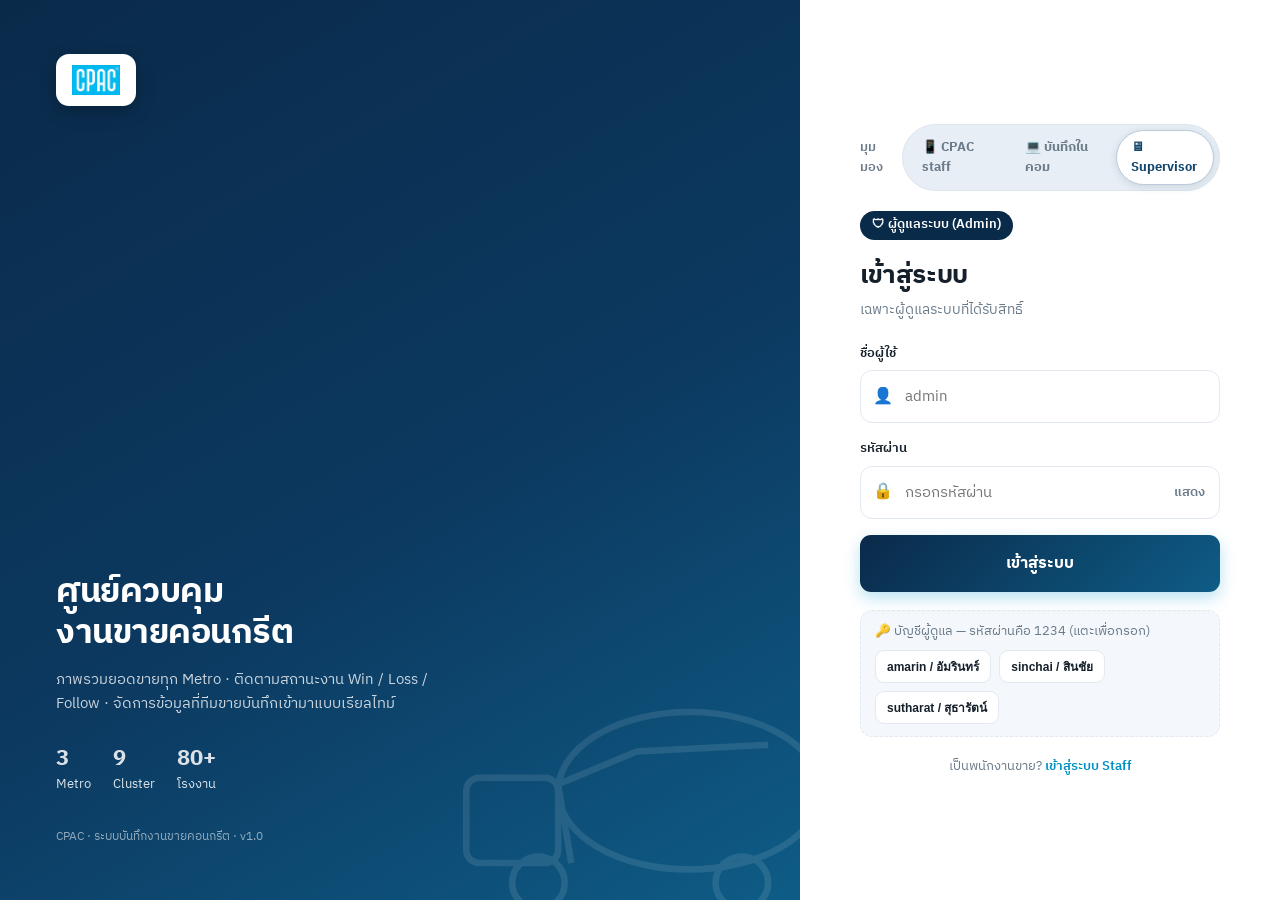
<file: CPAC Admin Login.html>
<!DOCTYPE html>
<html lang="th">
<head>
<meta charset="UTF-8" />
<meta name="viewport" content="width=device-width, initial-scale=1.0" />
<title>เข้าสู่ระบบผู้ดูแล — CPAC</title>
<link rel="preconnect" href="https://fonts.googleapis.com" />
<link rel="preconnect" href="https://fonts.gstatic.com" crossorigin />
<link href="https://fonts.googleapis.com/css2?family=IBM+Plex+Sans+Thai:wght@400;500;600;700&display=swap" rel="stylesheet" />
<link rel="stylesheet" href="cpac-base.css" />
<style>
body{ min-height:100vh; display:flex; align-items:stretch; }
/* แผงซ้าย (แบรนด์) — เห็นบนจอกว้าง */
.left{
  flex:1; min-width:0; color:#fff; padding:54px 56px; display:flex; flex-direction:column;
  background:linear-gradient(150deg,#0A2A4A 0%,#0C3960 55%,#0E5C86 100%); position:relative; overflow:hidden;
}
.left::after{
  content:""; position:absolute; right:-60px; bottom:-50px; width:420px; height:280px;
  background:url("data:image/svg+xml;utf8,<svg xmlns='http://www.w3.org/2000/svg' viewBox='0 0 64 40' fill='none' stroke='white' stroke-width='1'><ellipse cx='38' cy='17' rx='20' ry='12'/><path d='M20 28 L18 16 L30 11 L50 10'/><rect x='4' y='15' width='14' height='13' rx='2'/><circle cx='15' cy='31' r='4'/><circle cx='46' cy='31' r='4'/></svg>") no-repeat center/contain;
  opacity:.1; pointer-events:none;
}
.left .logo-badge{
  display:inline-flex; align-items:center; height:52px; padding:9px 16px; background:#fff; border-radius:13px;
  box-shadow:0 6px 18px rgba(0,0,0,.25); width:max-content;
}
.left .logo-badge img{ height:30px; }
.left .big{ margin-top:auto; }
.left .big h1{ font-size:34px; font-weight:700; line-height:1.2; letter-spacing:-.5px; margin:0; }
.left .big p{ font-size:15px; opacity:.78; margin:14px 0 0; max-width:380px; line-height:1.6; }
.left .feats{ display:flex; gap:22px; margin-top:26px; }
.left .feats .f{ font-size:13px; opacity:.85; display:flex; align-items:center; gap:8px; }
.left .feats .f b{ font-size:22px; font-weight:700; display:block; }
.left .copy{ margin-top:34px; font-size:12px; opacity:.55; }

/* แผงขวา (ฟอร์ม) */
.right{
  width:480px; flex:none; background:var(--card); display:flex; align-items:center; justify-content:center; padding:40px;
}
.formwrap{ width:100%; max-width:360px; }
.role-pill{
  display:inline-flex; align-items:center; gap:7px; padding:5px 12px; border-radius:30px;
  background:#0A2A4A; color:#fff; font-size:12.5px; font-weight:600;
}
.formwrap h2{ font-size:26px; font-weight:700; letter-spacing:-.4px; margin:16px 0 4px; }
.formwrap .sub{ font-size:14px; color:var(--muted); margin:0 0 24px; }
.field{ margin-bottom:16px; }
.field label{ display:block; font-size:13px; font-weight:600; margin-bottom:7px; }
.input{ position:relative; display:flex; align-items:center; border:1.5px solid var(--line); border-radius:12px; background:#fff; transition:.15s; }
.input:focus-within{ border-color:var(--cpac-blue); box-shadow:0 0 0 3px rgba(0,150,210,.12); }
.input .ic{ width:44px; text-align:center; color:var(--faint); font-size:16px; flex:none; }
.input input{ flex:1; min-width:0; border:none; outline:none; background:transparent; font-family:inherit; font-size:15px; padding:13px 14px 13px 0; }
.input .toggle{ border:none; background:none; cursor:pointer; color:var(--muted); font-size:13px; font-weight:600; padding:0 14px; font-family:inherit; }
.err{ display:none; align-items:center; gap:7px; background:var(--loss-soft); color:var(--loss); border:1px solid #F6CFCB; border-radius:10px; padding:10px 13px; font-size:13px; font-weight:600; margin-bottom:16px; }
.err.show{ display:flex; }
.btn-login{ width:100%; padding:15px; font-size:16px; background:linear-gradient(135deg,#0A2A4A,#0E5C86); }
.btn-login:hover{ filter:brightness(1.1); }
.demo{ margin-top:18px; background:#F4F7FB; border:1px dashed var(--line); border-radius:12px; padding:12px 14px; font-size:12.5px; color:var(--muted); }
.demo .acct{ background:#fff; border:1px solid var(--line); border-radius:9px; padding:6px 11px; font-size:12px; font-weight:600; color:var(--ink); cursor:pointer; margin-top:8px; transition:.15s; }
.demo .acct:hover{ background:#0A2A4A; color:#fff; border-color:#0A2A4A; }
.foot-link{ text-align:center; margin-top:20px; font-size:13px; color:var(--muted); }
.foot-link a{ color:var(--cpac-blue-dark); font-weight:600; text-decoration:none; }

@media (max-width:820px){
  .left{ display:none; }
  .right{ width:100%; }
}
</style>
</head>
<body>
  <div class="left">
    <div class="logo-badge"><img src="cpac-logo.png" alt="CPAC" /></div>
    <div class="big">
      <h1>ศูนย์ควบคุม<br/>งานขายคอนกรีต</h1>
      <p>ภาพรวมยอดขายทุก Metro · ติดตามสถานะงาน Win / Loss / Follow · จัดการข้อมูลที่ทีมขายบันทึกเข้ามาแบบเรียลไทม์</p>
      <div class="feats">
        <div class="f"><span><b>3</b>Metro</span></div>
        <div class="f"><span><b>9</b>Cluster</span></div>
        <div class="f"><span><b>80+</b>โรงงาน</span></div>
      </div>
    </div>
    <div class="copy">CPAC · ระบบบันทึกงานขายคอนกรีต · v1.0</div>
  </div>

  <div class="right">
    <div class="formwrap">
      <div style="display:flex;align-items:center;gap:8px;margin-bottom:20px;">
        <span style="font-size:13px;font-weight:600;color:var(--muted);">มุมมอง</span>
        <div style="display:inline-flex;gap:5px;background:#E7EEF5;border:1px solid #DCE5EE;border-radius:9999px;padding:5px;">
          <a href="CPAC Mobile Preview.html" style="display:inline-flex;align-items:center;gap:6px;font-size:13px;font-weight:700;color:#6A7A89;text-decoration:none;border-radius:9999px;padding:7px 14px;">📱 CPAC staff</a>
          <a href="CPAC Desktop Preview.html" style="display:inline-flex;align-items:center;gap:6px;font-size:13px;font-weight:700;color:#6A7A89;text-decoration:none;border-radius:9999px;padding:7px 14px;">💻 บันทึกในคอม</a>
          <span style="display:inline-flex;align-items:center;gap:6px;font-size:13px;font-weight:700;color:#13476E;background:#fff;border:1px solid #B9CADB;border-radius:9999px;padding:7px 14px;box-shadow:0 2px 8px rgba(16,38,62,.12);">🖥 Supervisor</span>
        </div>
      </div>
      <div class="role-pill">🛡 ผู้ดูแลระบบ (Admin)</div>
      <h2>เข้าสู่ระบบ</h2>
      <p class="sub">เฉพาะผู้ดูแลระบบที่ได้รับสิทธิ์</p>

      <div class="err" id="err"><span>⚠</span> <span id="errMsg">ชื่อผู้ใช้หรือรหัสผ่านไม่ถูกต้อง</span></div>

      <form id="loginForm" autocomplete="off">
        <div class="field">
          <label>ชื่อผู้ใช้</label>
          <div class="input">
            <span class="ic">👤</span>
            <input type="text" id="username" placeholder="admin" autocapitalize="none" required />
          </div>
        </div>
        <div class="field">
          <label>รหัสผ่าน</label>
          <div class="input">
            <span class="ic">🔒</span>
            <input type="password" id="password" placeholder="กรอกรหัสผ่าน" required />
            <button type="button" class="toggle" id="toggle">แสดง</button>
          </div>
        </div>
        <button type="submit" class="btn btn-primary btn-login">เข้าสู่ระบบ</button>
      </form>

      <div class="demo">
        🔑 บัญชีผู้ดูแล — รหัสผ่านคือ 1234 (แตะเพื่อกรอก)
        <div style="display:flex;flex-wrap:wrap;gap:8px;margin-top:8px;">
          <button type="button" class="acct" data-u="amarin" data-p="1234" style="margin-top:0;">amarin / อัมรินทร์</button>
          <button type="button" class="acct" data-u="sinchai" data-p="1234" style="margin-top:0;">sinchai / สินชัย</button>
          <button type="button" class="acct" data-u="sutharat" data-p="1234" style="margin-top:0;">sutharat / สุธารัตน์</button>
        </div>
      </div>

      <div class="foot-link">เป็นพนักงานขาย? <a href="CPAC Staff Login.html">เข้าสู่ระบบ Staff</a></div>
    </div>
  </div>

<script src="cpac-app.js"></script>
<script>
(function(){
  const s = CPAC.session();
  if(s && s.role === 'admin'){ location.replace('CPAC Admin Dashboard.html'); }
})();

const err = document.getElementById('err');
const errMsg = document.getElementById('errMsg');

document.getElementById('toggle').addEventListener('click', ()=>{
  const inp = document.getElementById('password');
  const show = inp.type === 'password';
  inp.type = show ? 'text' : 'password';
  document.getElementById('toggle').textContent = show ? 'ซ่อน' : 'แสดง';
});

document.querySelectorAll('.acct').forEach(btn=> btn.addEventListener('click', ()=>{
  document.getElementById('username').value = btn.dataset.u;
  document.getElementById('password').value = btn.dataset.p;
  err.classList.remove('show');
}));

document.getElementById('loginForm').addEventListener('submit', e=>{
  e.preventDefault();
  const u = document.getElementById('username').value;
  const p = document.getElementById('password').value;
  const sess = CPAC.login(u, p);
  if(!sess){ err.classList.add('show'); return; }
  if(sess.role !== 'admin'){
    errMsg.textContent = 'บัญชีนี้เป็นพนักงานขาย — กรุณาเข้าทางหน้า Staff';
    err.classList.add('show');
    CPAC.logout();
    return;
  }
  err.classList.remove('show');
  location.href = 'CPAC Admin Dashboard.html';
});
</script>
</body>
</html>
</file>
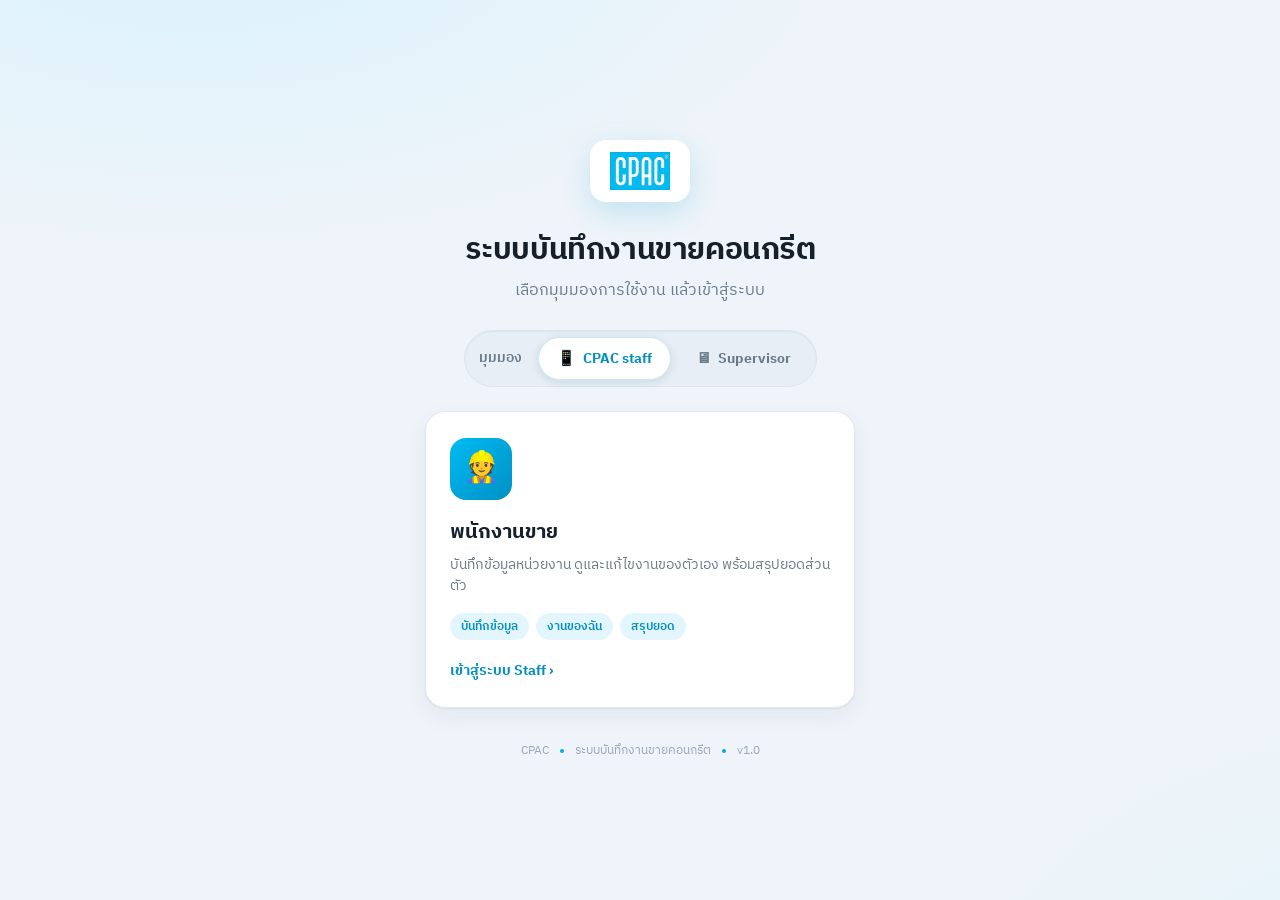
<file: CPAC Home.html>
<!DOCTYPE html>
<html lang="th">
<head>
<meta charset="UTF-8" />
<meta name="viewport" content="width=device-width, initial-scale=1.0" />
<title>CPAC — ระบบบันทึกงานขายคอนกรีต</title>
<link rel="preconnect" href="https://fonts.googleapis.com" />
<link rel="preconnect" href="https://fonts.gstatic.com" crossorigin />
<link href="https://fonts.googleapis.com/css2?family=IBM+Plex+Sans+Thai:wght@400;500;600;700&display=swap" rel="stylesheet" />
<link rel="stylesheet" href="cpac-base.css" />
<style>
body{ min-height:100vh; display:flex; align-items:center; justify-content:center; padding:30px 20px;
  background:
    radial-gradient(1100px 560px at 15% -10%, #D9F2FC 0%, rgba(217,242,252,0) 60%),
    radial-gradient(900px 640px at 112% 118%, #E2F5FB 0%, rgba(226,245,251,0) 55%),
    #EEF4F9;
}
.wrap{ width:100%; max-width:760px; text-align:center; }
.logo-badge{
  display:inline-flex; align-items:center; justify-content:center; height:62px; padding:11px 20px;
  background:#fff; border-radius:16px; box-shadow:0 10px 30px rgba(0,150,210,.18);
}
.logo-badge img{ height:38px; width:auto; display:block; }
h1{ font-size:30px; font-weight:700; letter-spacing:-.4px; margin:26px 0 6px; }
.lead{ font-size:15.5px; color:var(--muted); margin:0 auto; max-width:460px; line-height:1.6; }

/* ===== ปุ่มสลับมุมมอง (segmented) ===== */
.viewbar{
  display:inline-flex; align-items:center; gap:6px; margin-top:26px;
  background:#E7EEF5; border:1px solid #DCE5EE; border-radius:9999px; padding:6px;
  box-shadow:inset 0 1px 2px rgba(16,38,62,.05);
}
.viewbar .vlabel{ font-size:13.5px; font-weight:600; color:var(--muted); padding:0 10px 0 8px; }
.viewbar .seg{
  display:inline-flex; align-items:center; gap:7px; font-family:inherit; font-size:14px; font-weight:700;
  color:var(--muted); background:transparent; border:1px solid transparent; border-radius:9999px;
  padding:9px 18px; cursor:pointer; transition:.16s; white-space:nowrap;
}
.viewbar .seg .si{ font-size:15px; line-height:1; }
.viewbar .seg.active{
  background:#fff; color:var(--cpac-blue-dark); border-color:#CDE8F6;
  box-shadow:0 2px 8px rgba(16,38,62,.12);
}
.viewbar .seg.sup.active{ color:#13476E; border-color:#B9CADb; }

.roles{ display:grid; grid-template-columns:1fr; gap:18px; margin-top:24px; text-align:left; max-width:430px; margin-left:auto; margin-right:auto; }
.role{
  background:var(--card); border:1px solid var(--line); border-radius:20px; padding:26px 24px;
  text-decoration:none; color:var(--ink); box-shadow:var(--shadow);
  transition:transform .14s, box-shadow .18s, border-color .18s; display:flex; flex-direction:column;
}
.role:hover{ transform:translateY(-4px); box-shadow:0 18px 44px rgba(16,38,62,.14); }
.role .ic{
  width:62px; height:62px; border-radius:16px; display:flex; align-items:center; justify-content:center;
  font-size:30px; margin-bottom:18px;
}
.role.staff:hover{ border-color:var(--cpac-blue-line); }
.role.staff .ic{ background:linear-gradient(135deg,#00BBF2,#0090C4); color:#fff; }
.role.admin:hover{ border-color:#9FB6CC; }
.role.admin .ic{ background:linear-gradient(135deg,#123A5E,#0E5C86); color:#fff; }
.role h2{ margin:0; font-size:20px; font-weight:700; }
.role p{ margin:7px 0 0; font-size:13.5px; color:var(--muted); line-height:1.55; }
.role .tags{ display:flex; flex-wrap:wrap; gap:7px; margin-top:16px; }
.role .tag{ font-size:11.5px; font-weight:600; color:var(--cpac-blue-dark); background:var(--cpac-blue-soft); border-radius:20px; padding:5px 11px; }
.role.admin .tag{ color:#13476E; background:#E9F1F8; }
.role .go{
  margin-top:20px; display:inline-flex; align-items:center; gap:7px; font-size:14px; font-weight:700;
  color:var(--cpac-blue-dark);
}
.role.admin .go{ color:#13476E; }
.foot{ margin-top:34px; font-size:12px; color:var(--faint); }
.foot .dot{ display:inline-block; width:4px; height:4px; border-radius:50%; background:var(--cpac-blue); margin:0 8px; vertical-align:middle; }
/* บนมือถือให้เห็นเฉพาะฝั่ง Staff — Admin เปิดบนคอม (Notebook) */
.admin-note{ display:none; }
@media (max-width:620px){
  h1{ font-size:25px; }
  .viewbar .seg.sup{ opacity:.5; }
  .admin-note{
    display:block; margin:18px auto 0; max-width:430px; font-size:12.5px; color:var(--muted);
    background:#fff; border:1px dashed var(--line); border-radius:12px; padding:13px 15px; line-height:1.55; text-align:left;
  }
  .admin-note b{ color:var(--ink); font-weight:700; }
}
</style>
</head>
<body>
<div class="wrap">
  <div class="logo-badge"><img src="cpac-logo.png" alt="CPAC" /></div>
  <h1>ระบบบันทึกงานขายคอนกรีต</h1>
  <p class="lead">เลือกมุมมองการใช้งาน แล้วเข้าสู่ระบบ</p>

  <div class="viewbar" id="viewbar">
    <span class="vlabel">มุมมอง</span>
    <button type="button" class="seg active" data-view="staff"><span class="si">📱</span> CPAC staff</button>
    <button type="button" class="seg sup" data-view="admin"><span class="si">🖥</span> Supervisor</button>
  </div>

  <div class="roles">
    <a href="CPAC Staff Login.html" class="role staff" id="cardStaff">
      <span class="ic">👷</span>
      <h2>พนักงานขาย</h2>
      <p>บันทึกข้อมูลหน่วยงาน ดูและแก้ไขงานของตัวเอง พร้อมสรุปยอดส่วนตัว</p>
      <div class="tags">
        <span class="tag">บันทึกข้อมูล</span>
        <span class="tag">งานของฉัน</span>
        <span class="tag">สรุปยอด</span>
      </div>
      <span class="go">เข้าสู่ระบบ Staff ›</span>
    </a>

    <a href="CPAC Admin Login.html" class="role admin" id="cardAdmin" style="display:none;">
      <span class="ic">🛡</span>
      <h2>Supervisor / ผู้ดูแลระบบ</h2>
      <p>ภาพรวมยอดขายทุก Metro กราฟวิเคราะห์ และตารางข้อมูลทั้งหมด</p>
      <div class="tags">
        <span class="tag">Dashboard</span>
        <span class="tag">วิเคราะห์</span>
        <span class="tag">ข้อมูลทั้งหมด</span>
      </div>
      <span class="go">เข้าสู่ระบบ Supervisor ›</span>
    </a>
  </div>

  <div class="admin-note">🖥 <b>มุมมอง Supervisor</b> — แนะนำให้เปิดบนคอมพิวเตอร์/โน้ตบุ๊ก เพื่อดู Dashboard และรายงานได้เต็มจอ</div>

  <div class="foot">CPAC <span class="dot"></span> ระบบบันทึกงานขายคอนกรีต <span class="dot"></span> v1.0</div>
</div>
<script src="cpac-app.js"></script>
<script>
CPAC.seed();
/* สลับมุมมอง: Staff / Supervisor */
const vb = document.getElementById('viewbar');
const cardStaff = document.getElementById('cardStaff');
const cardAdmin = document.getElementById('cardAdmin');
vb.addEventListener('click', e=>{
  const b = e.target.closest('.seg'); if(!b) return;
  vb.querySelectorAll('.seg').forEach(x=>x.classList.remove('active'));
  b.classList.add('active');
  const admin = b.dataset.view === 'admin';
  cardStaff.style.display = admin ? 'none' : 'flex';
  cardAdmin.style.display = admin ? 'flex' : 'none';
});
</script>
</body>
</html>
</file>
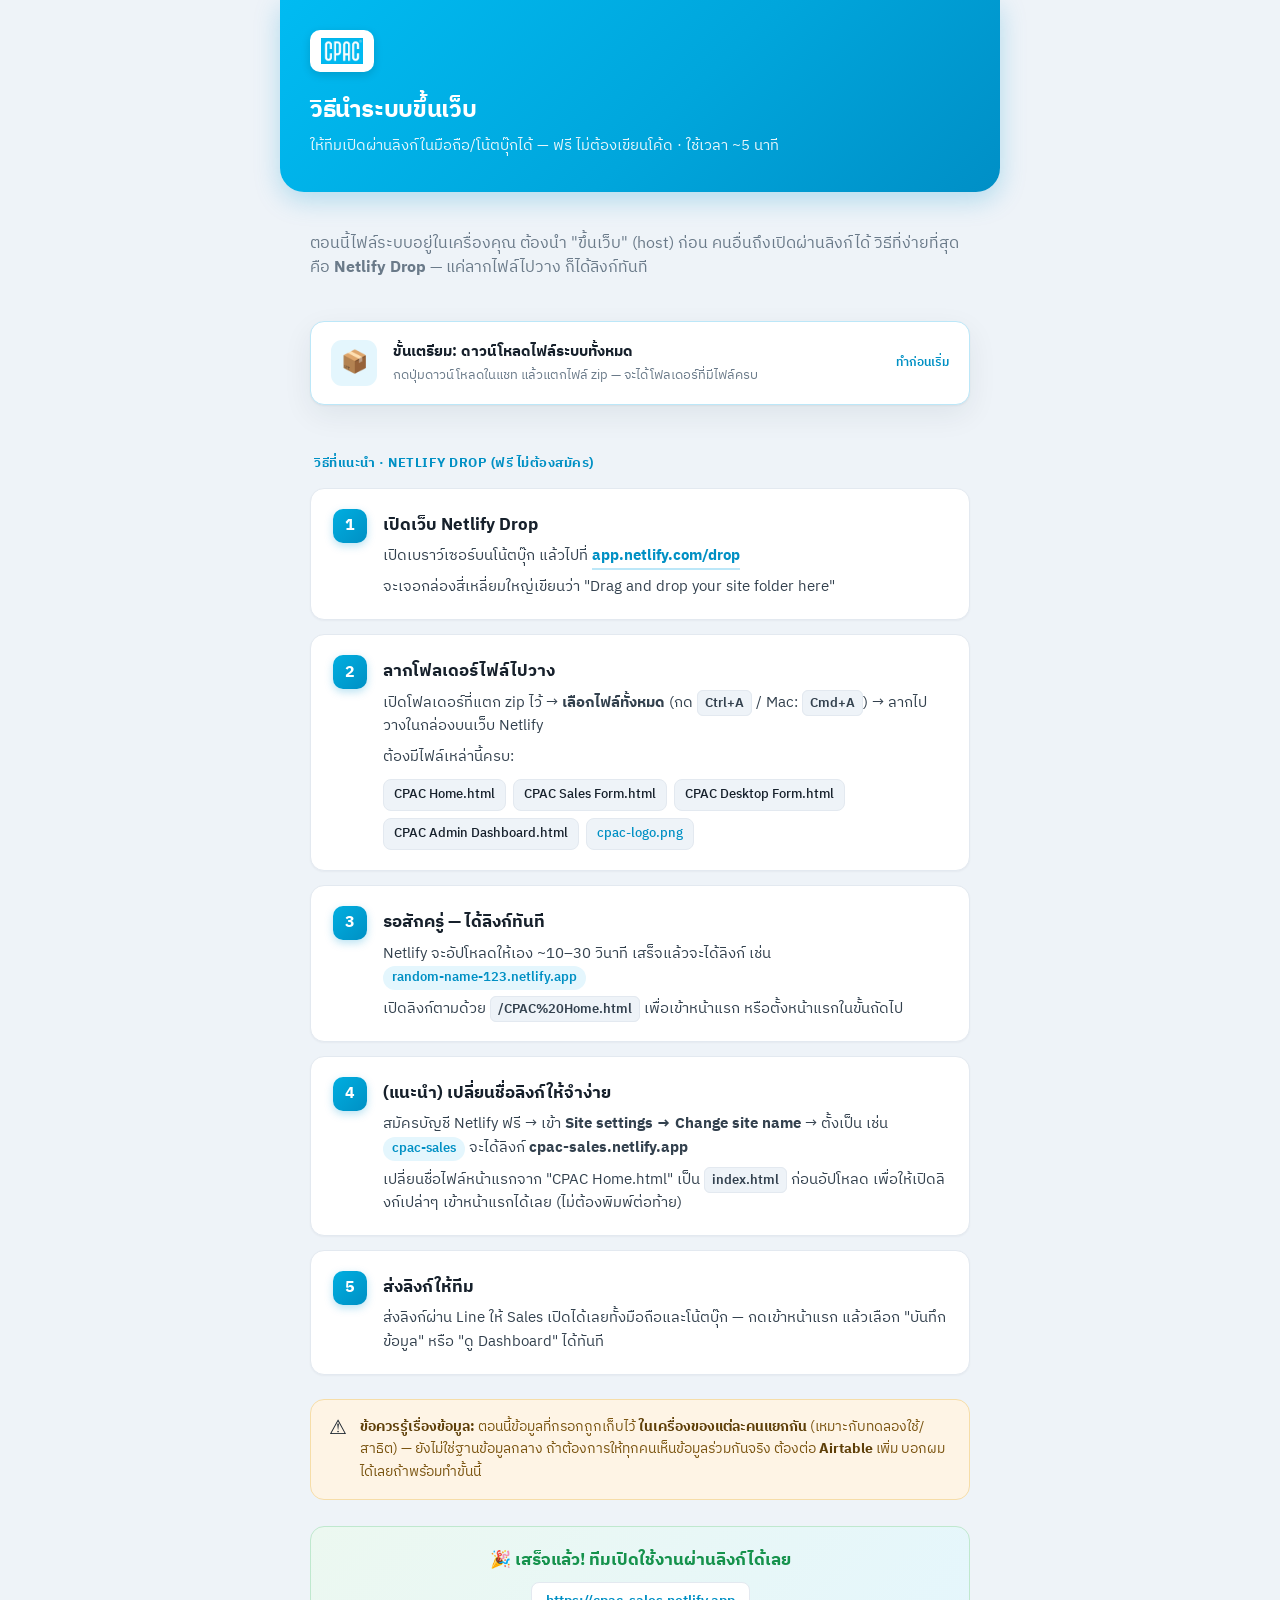
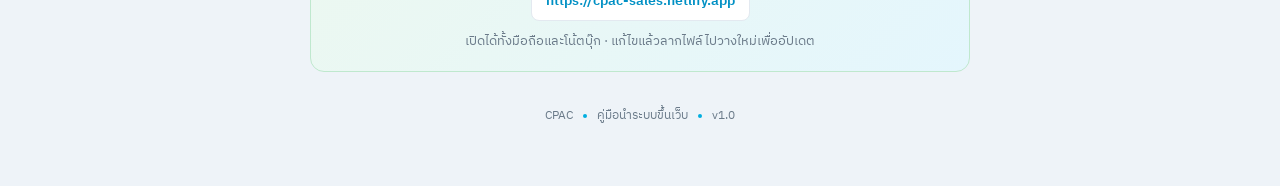
<file: CPAC Hosting Guide.html>
<!DOCTYPE html>
<html lang="th">
<head>
<meta charset="UTF-8" />
<meta name="viewport" content="width=device-width, initial-scale=1.0" />
<title>วิธีนำระบบขึ้นเว็บ — CPAC</title>

<link rel="preconnect" href="https://fonts.googleapis.com" />
<link rel="preconnect" href="https://fonts.gstatic.com" crossorigin />
<link href="https://fonts.googleapis.com/css2?family=IBM+Plex+Sans+Thai:wght@400;500;600;700&display=swap" rel="stylesheet" />

<style>
:root{
  --cpac-blue:#00AEE0; --cpac-blue-bright:#00BBF2; --cpac-blue-dark:#0090C4;
  --cpac-blue-soft:#E4F6FD; --cpac-blue-line:#BCE7F8;
  --ink:#16202B; --muted:#6A7A89; --faint:#9AA8B6;
  --line:#E3E9F0; --bg:#EEF3F8; --card:#FFFFFF;
  --win:#15924C; --warn:#D9870B; --warn-soft:#FEF4E5;
  --radius:14px; --shadow:0 1px 2px rgba(16,38,62,.05),0 10px 30px rgba(16,38,62,.07);
}
*{ box-sizing:border-box; }
html,body{ margin:0; padding:0; }
body{
  font-family:"IBM Plex Sans Thai",system-ui,-apple-system,sans-serif;
  background:var(--bg); color:var(--ink); font-size:16px; line-height:1.6;
  -webkit-font-smoothing:antialiased;
}
.page{ max-width:720px; margin:0 auto; padding:0 0 60px; }

/* ===== Header ===== */
.head{
  background:linear-gradient(135deg,#00BBF2 0%,#00A6DC 55%,#008FC6 100%); color:#fff;
  padding:30px 30px 34px; border-radius:0 0 24px 24px; box-shadow:0 8px 26px rgba(0,150,210,.26);
}
.head .logo{ height:42px; padding:6px 11px; background:#fff; border-radius:10px; display:inline-flex; align-items:center; box-shadow:0 3px 10px rgba(0,0,0,.14); }
.head .logo img{ height:26px; width:auto; display:block; }
.head h1{ margin:18px 0 0; font-size:24px; font-weight:700; letter-spacing:-.3px; }
.head p{ margin:6px 0 0; font-size:14.5px; opacity:.9; }

/* ===== Intro ===== */
.intro{ padding:24px 30px 6px; }
.intro .lead{ font-size:15.5px; color:var(--muted); }

/* ===== Download CTA ===== */
.dl{
  margin:18px 30px 8px; background:var(--card); border:1px solid var(--cpac-blue-line); border-radius:var(--radius);
  padding:18px 20px; display:flex; align-items:center; gap:16px; box-shadow:var(--shadow);
}
.dl .ic{ width:46px; height:46px; flex:none; border-radius:11px; background:var(--cpac-blue-soft); color:var(--cpac-blue-dark); display:flex; align-items:center; justify-content:center; font-size:22px; }
.dl .tx{ flex:1; }
.dl .tx .t{ font-size:15px; font-weight:700; }
.dl .tx .s{ font-size:12.5px; color:var(--muted); margin-top:2px; }
.dl .note{ font-size:12px; color:var(--cpac-blue-dark); font-weight:600; }

/* ===== Steps ===== */
.steps{ padding:16px 30px 0; }
.section-title{ font-size:13px; font-weight:700; color:var(--cpac-blue-dark); letter-spacing:.5px; text-transform:uppercase; margin:24px 4px 4px; }
.step{
  background:var(--card); border:1px solid var(--line); border-radius:var(--radius); box-shadow:0 1px 2px rgba(16,38,62,.04);
  padding:20px 22px; margin-top:14px; position:relative; display:flex; gap:16px;
}
.step .n{
  width:34px; height:34px; flex:none; border-radius:10px; background:linear-gradient(135deg,#00AEE0,#0090C4); color:#fff;
  font-size:16px; font-weight:700; display:flex; align-items:center; justify-content:center; box-shadow:0 3px 8px rgba(0,150,210,.28);
}
.step .body{ flex:1; min-width:0; }
.step h3{ margin:4px 0 6px; font-size:16.5px; font-weight:700; }
.step p{ margin:0 0 8px; font-size:14.5px; color:#33414E; }
.step p:last-child{ margin-bottom:0; }
.step .link{ color:var(--cpac-blue-dark); font-weight:700; text-decoration:none; border-bottom:2px solid var(--cpac-blue-line); }
.step .link:hover{ border-color:var(--cpac-blue); }
.kbd{ background:var(--bg); border:1px solid var(--line); border-radius:6px; padding:1px 7px; font-size:13px; font-weight:600; }
.pill{ display:inline-block; background:var(--cpac-blue-soft); color:var(--cpac-blue-dark); font-size:12.5px; font-weight:600; padding:2px 9px; border-radius:20px; }

/* ===== Callout ===== */
.callout{
  margin:24px 30px 0; background:var(--warn-soft); border:1px solid #F6DDA8; border-radius:var(--radius);
  padding:16px 18px; display:flex; gap:13px;
}
.callout .ic{ font-size:20px; line-height:1.3; flex:none; }
.callout .tx{ font-size:14px; color:#7A5410; }
.callout .tx b{ color:#5E3F08; }

/* ===== File list ===== */
.files{ margin-top:10px; display:flex; flex-wrap:wrap; gap:7px; }
.files .f{ font-size:12.5px; background:var(--bg); border:1px solid var(--line); border-radius:8px; padding:5px 10px; font-weight:500; }
.files .f.img{ color:var(--cpac-blue-dark); }

/* ===== Result ===== */
.result{
  margin:26px 30px 0; background:linear-gradient(135deg,#ECF8F0,#E4F6FD); border:1px solid #BFE8CE; border-radius:var(--radius);
  padding:20px 22px; text-align:center;
}
.result .big{ font-size:17px; font-weight:700; color:var(--win); }
.result .url{ display:inline-block; margin-top:8px; background:#fff; border:1px solid var(--line); border-radius:8px; padding:7px 14px; font-size:14px; font-weight:600; color:var(--cpac-blue-dark); }
.result .s{ font-size:13px; color:var(--muted); margin-top:10px; }

.foot{ text-align:center; color:var(--muted); font-size:12px; margin-top:34px; }
.foot .dot{ display:inline-block; width:4px; height:4px; border-radius:50%; background:var(--cpac-blue); margin:0 7px; vertical-align:middle; }
</style>
</head>

<body>
<div class="page">

  <header class="head">
    <div class="logo"><img src="cpac-logo.png" alt="CPAC" /></div>
    <h1>วิธีนำระบบขึ้นเว็บ</h1>
    <p>ให้ทีมเปิดผ่านลิงก์ในมือถือ/โน้ตบุ๊กได้ — ฟรี ไม่ต้องเขียนโค้ด · ใช้เวลา ~5 นาที</p>
  </header>

  <div class="intro">
    <p class="lead">ตอนนี้ไฟล์ระบบอยู่ในเครื่องคุณ ต้องนำ "ขึ้นเว็บ" (host) ก่อน คนอื่นถึงเปิดผ่านลิงก์ได้ วิธีที่ง่ายที่สุดคือ <b>Netlify Drop</b> — แค่ลากไฟล์ไปวาง ก็ได้ลิงก์ทันที</p>
  </div>

  <!-- ดาวน์โหลดไฟล์ -->
  <div class="dl">
    <div class="ic">📦</div>
    <div class="tx">
      <div class="t">ขั้นเตรียม: ดาวน์โหลดไฟล์ระบบทั้งหมด</div>
      <div class="s">กดปุ่มดาวน์โหลดในแชท แล้วแตกไฟล์ zip — จะได้โฟลเดอร์ที่มีไฟล์ครบ</div>
    </div>
    <div class="note">ทำก่อนเริ่ม</div>
  </div>

  <!-- ขั้นตอน -->
  <div class="steps">
    <div class="section-title">วิธีที่แนะนำ · Netlify Drop (ฟรี ไม่ต้องสมัคร)</div>

    <div class="step">
      <div class="n">1</div>
      <div class="body">
        <h3>เปิดเว็บ Netlify Drop</h3>
        <p>เปิดเบราว์เซอร์บนโน้ตบุ๊ก แล้วไปที่ <a class="link" href="https://app.netlify.com/drop" target="_blank" rel="noopener">app.netlify.com/drop</a></p>
        <p>จะเจอกล่องสี่เหลี่ยมใหญ่เขียนว่า "Drag and drop your site folder here"</p>
      </div>
    </div>

    <div class="step">
      <div class="n">2</div>
      <div class="body">
        <h3>ลากโฟลเดอร์ไฟล์ไปวาง</h3>
        <p>เปิดโฟลเดอร์ที่แตก zip ไว้ → <b>เลือกไฟล์ทั้งหมด</b> (กด <span class="kbd">Ctrl+A</span> / Mac: <span class="kbd">Cmd+A</span>) → ลากไปวางในกล่องบนเว็บ Netlify</p>
        <p>ต้องมีไฟล์เหล่านี้ครบ:</p>
        <div class="files">
          <span class="f">CPAC Home.html</span>
          <span class="f">CPAC Sales Form.html</span>
          <span class="f">CPAC Desktop Form.html</span>
          <span class="f">CPAC Admin Dashboard.html</span>
          <span class="f img">cpac-logo.png</span>
        </div>
      </div>
    </div>

    <div class="step">
      <div class="n">3</div>
      <div class="body">
        <h3>รอสักครู่ — ได้ลิงก์ทันที</h3>
        <p>Netlify จะอัปโหลดให้เอง ~10–30 วินาที เสร็จแล้วจะได้ลิงก์ เช่น <span class="pill">random-name-123.netlify.app</span></p>
        <p>เปิดลิงก์ตามด้วย <span class="kbd">/CPAC%20Home.html</span> เพื่อเข้าหน้าแรก หรือตั้งหน้าแรกในขั้นถัดไป</p>
      </div>
    </div>

    <div class="step">
      <div class="n">4</div>
      <div class="body">
        <h3>(แนะนำ) เปลี่ยนชื่อลิงก์ให้จำง่าย</h3>
        <p>สมัครบัญชี Netlify ฟรี → เข้า <b>Site settings → Change site name</b> → ตั้งเป็น เช่น <span class="pill">cpac-sales</span> จะได้ลิงก์ <b>cpac-sales.netlify.app</b></p>
        <p>เปลี่ยนชื่อไฟล์หน้าแรกจาก "CPAC Home.html" เป็น <span class="kbd">index.html</span> ก่อนอัปโหลด เพื่อให้เปิดลิงก์เปล่าๆ เข้าหน้าแรกได้เลย (ไม่ต้องพิมพ์ต่อท้าย)</p>
      </div>
    </div>

    <div class="step">
      <div class="n">5</div>
      <div class="body">
        <h3>ส่งลิงก์ให้ทีม</h3>
        <p>ส่งลิงก์ผ่าน Line ให้ Sales เปิดได้เลยทั้งมือถือและโน้ตบุ๊ก — กดเข้าหน้าแรก แล้วเลือก "บันทึกข้อมูล" หรือ "ดู Dashboard" ได้ทันที</p>
      </div>
    </div>
  </div>

  <!-- ข้อควรรู้ -->
  <div class="callout">
    <div class="ic">⚠️</div>
    <div class="tx">
      <b>ข้อควรรู้เรื่องข้อมูล:</b> ตอนนี้ข้อมูลที่กรอกถูกเก็บไว้ <b>ในเครื่องของแต่ละคนแยกกัน</b> (เหมาะกับทดลองใช้/สาธิต) — ยังไม่ใช่ฐานข้อมูลกลาง ถ้าต้องการให้ทุกคนเห็นข้อมูลร่วมกันจริง ต้องต่อ <b>Airtable</b> เพิ่ม บอกผมได้เลยถ้าพร้อมทำขั้นนี้
    </div>
  </div>

  <!-- ผลลัพธ์ -->
  <div class="result">
    <div class="big">🎉 เสร็จแล้ว! ทีมเปิดใช้งานผ่านลิงก์ได้เลย</div>
    <div class="url">https://cpac-sales.netlify.app</div>
    <div class="s">เปิดได้ทั้งมือถือและโน้ตบุ๊ก · แก้ไขแล้วลากไฟล์ไปวางใหม่เพื่ออัปเดต</div>
  </div>

  <div class="foot">
    CPAC <span class="dot"></span> คู่มือนำระบบขึ้นเว็บ <span class="dot"></span> v1.0
  </div>

</div>
</body>
</html>
</file>
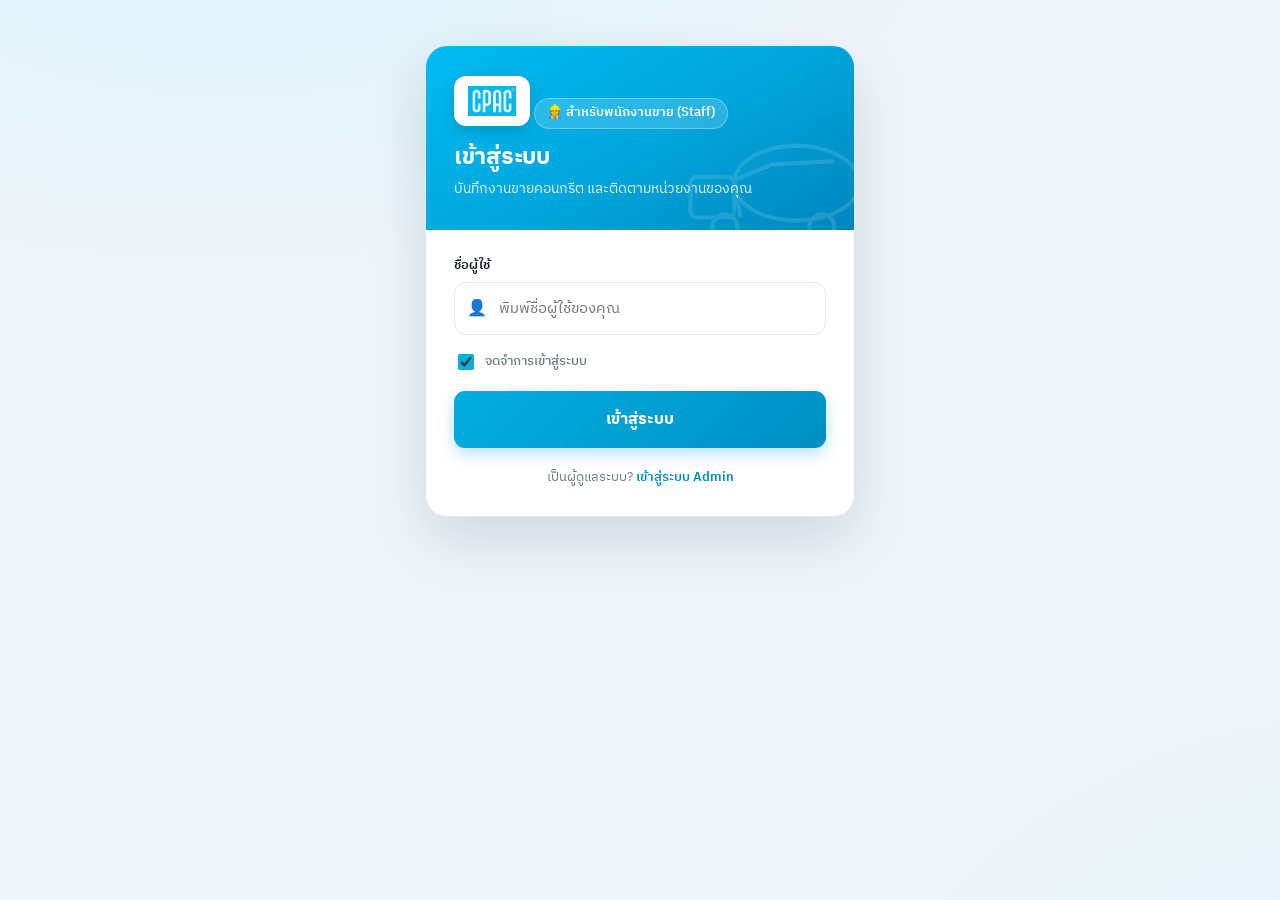
<file: CPAC My Sites.html>
<!DOCTYPE html>
<html lang="th">
<head>
<meta charset="UTF-8" />
<meta name="viewport" content="width=device-width, initial-scale=1.0" />
<title>งานของฉัน — CPAC</title>
<link rel="preconnect" href="https://fonts.googleapis.com" />
<link rel="preconnect" href="https://fonts.gstatic.com" crossorigin />
<link href="https://fonts.googleapis.com/css2?family=IBM+Plex+Sans+Thai:wght@400;500;600;700&display=swap" rel="stylesheet" />
<link rel="stylesheet" href="cpac-base.css" />
<style>
.topbar{ background:#fff; border-bottom:1px solid var(--line); position:sticky; top:0; z-index:20; }
.topbar-in{ max-width:980px; margin:0 auto; display:flex; align-items:center; gap:14px; padding:13px 20px; }
.back{ display:flex; align-items:center; gap:7px; text-decoration:none; color:var(--ink); font-size:14px; font-weight:600; background:var(--bg); border:1px solid var(--line); border-radius:9px; padding:8px 13px; transition:.15s; }
.back:hover{ background:#fff; border-color:var(--cpac-blue-line); color:var(--cpac-blue-dark); }
.tb-title{ font-weight:700; font-size:16px; }
.tb-spacer{ flex:1; }
.add-btn{ display:inline-flex; align-items:center; gap:6px; font-family:inherit; font-size:13.5px; font-weight:700; color:#fff; background:linear-gradient(135deg,#00AEE0,#0090C4); border:none; border-radius:10px; padding:10px 15px; cursor:pointer; text-decoration:none; box-shadow:0 4px 12px rgba(0,150,210,.25); }

.page{ max-width:980px; margin:0 auto; padding:22px 20px 56px; }
.head-row{ display:flex; align-items:flex-end; justify-content:space-between; gap:14px; flex-wrap:wrap; margin-bottom:16px; }
.head-row h1{ margin:0; font-size:23px; font-weight:700; letter-spacing:-.3px; }
.head-row p{ margin:5px 0 0; font-size:13.5px; color:var(--muted); }

/* toolbar */
.toolbar{ display:flex; align-items:center; gap:10px; flex-wrap:wrap; margin-bottom:16px; }
.search{ flex:1; min-width:200px; position:relative; }
.search input{ width:100%; padding:11px 13px 11px 38px; border:1.5px solid var(--line); border-radius:11px; font-family:inherit; font-size:14.5px; outline:none; background:#fff; transition:.15s; }
.search input:focus{ border-color:var(--cpac-blue); box-shadow:0 0 0 3px rgba(0,150,210,.1); }
.search .si{ position:absolute; left:13px; top:50%; transform:translateY(-50%); color:var(--faint); font-size:15px; }
.fil{ display:flex; gap:5px; background:var(--bg); border:1.5px solid var(--line); border-radius:11px; padding:4px; }
.fil button{ border:none; background:none; font-family:inherit; font-size:13px; font-weight:600; color:var(--muted); padding:8px 13px; border-radius:8px; cursor:pointer; transition:.15s; }
.fil button.active{ background:#fff; color:var(--cpac-blue-dark); box-shadow:0 1px 3px rgba(16,38,62,.12); }

/* list */
.list{ display:flex; flex-direction:column; gap:11px; }
.item{
  display:grid; grid-template-columns:auto 1fr auto auto; align-items:center; gap:16px;
  background:var(--card); border:1px solid var(--line); border-radius:var(--radius); box-shadow:var(--shadow);
  padding:15px 18px; text-decoration:none; color:var(--ink); transition:transform .12s, box-shadow .15s, border-color .15s;
}
.item:hover{ transform:translateY(-2px); box-shadow:0 12px 28px rgba(16,38,62,.1); border-color:var(--cpac-blue-line); }
.item .badge{ flex:none; min-width:62px; justify-content:center; }
.item .info{ min-width:0; }
.item .nm{ font-size:15.5px; font-weight:700; white-space:nowrap; overflow:hidden; text-overflow:ellipsis; }
.item .meta{ font-size:12.5px; color:var(--muted); margin-top:3px; display:flex; gap:8px; flex-wrap:wrap; }
.item .meta .code{ color:var(--cpac-blue-dark); font-weight:600; }
.item .right{ text-align:right; }
.item .vol{ font-size:16px; font-weight:700; white-space:nowrap; }
.item .vol small{ font-size:11.5px; color:var(--muted); font-weight:500; }
.item .start{ font-size:12px; color:var(--muted); margin-top:2px; white-space:nowrap; }
.item .arrow{ color:var(--faint); font-size:20px; flex:none; }

.empty{ background:var(--card); border:1px dashed var(--line); border-radius:var(--radius); padding:48px 20px; text-align:center; color:var(--muted); }
.empty .big{ font-size:40px; }
.empty h3{ margin:12px 0 4px; font-size:17px; color:var(--ink); }
.empty a{ display:inline-block; margin-top:14px; color:#fff; background:linear-gradient(135deg,#00AEE0,#0090C4); padding:11px 20px; border-radius:11px; text-decoration:none; font-weight:700; font-size:14px; }
.count{ font-size:13px; color:var(--muted); margin-bottom:12px; }

@media (max-width:680px){
  .item{ grid-template-columns:auto 1fr auto; }
  .item .arrow{ display:none; }
  .tb-title{ display:none; }
}
</style>
</head>
<body>
<div class="topbar">
  <div class="topbar-in">
    <a href="CPAC Staff Portal.html" class="back">‹ หน้าหลัก</a>
    <div class="tb-title">งานของฉัน</div>
    <div class="tb-spacer"></div>
    <a href="CPAC Sales Form.html" class="add-btn">+ เพิ่มหน่วยงาน</a>
  </div>
</div>

<div class="page">
  <div class="head-row">
    <div>
      <h1>หน่วยงานของฉัน</h1>
      <p id="sub">รายการหน่วยงานทั้งหมดที่คุณบันทึก — แตะเพื่อดูรายละเอียดและแก้ไข</p>
    </div>
  </div>

  <div class="toolbar">
    <div class="search">
      <span class="si">⌕</span>
      <input type="text" id="search" placeholder="ค้นหา ชื่อหน่วยงาน / Site code / Cluster..." />
    </div>
    <div class="fil" id="fil">
      <button class="active" data-f="all">ทั้งหมด</button>
      <button data-f="Win">Win</button>
      <button data-f="Follow">Follow</button>
      <button data-f="Loss">Loss</button>
    </div>
  </div>

  <div class="count" id="count">—</div>
  <div class="list" id="list"></div>
</div>

<script src="cpac-app.js"></script>
<script>
const S = CPAC.requireRole('staff', 'CPAC Staff Login.html');
if(S){
  CPAC.seed();
  (function(){
    const flag = 'cpac_synced_' + location.pathname;
    if(!sessionStorage.getItem(flag)){
      sessionStorage.setItem(flag, '1');
      CPAC.syncFromSheet().then(changed=>{ if(changed) location.reload(); });
    }
  })();
  const listEl = document.getElementById('list');
  const countEl = document.getElementById('count');
  let curFilter = 'all', curSearch = '';

  function render(){
    const mine = CPAC.myEntries(S.username).filter(d=>{
      const okF = curFilter==='all' || d.status===curFilter;
      const q = curSearch.toLowerCase();
      const okS = !q || [d.site,d.code,d.cluster,d.metro,d.plant].join(' ').toLowerCase().includes(q);
      return okF && okS;
    });
    countEl.textContent = 'พบ ' + mine.length + ' หน่วยงาน';
    if(!mine.length){
      listEl.innerHTML = `<div class="empty">
        <div class="big">📋</div>
        <h3>${curSearch||curFilter!=='all' ? 'ไม่พบหน่วยงานที่ตรงกับเงื่อนไข' : 'ยังไม่มีหน่วยงานที่บันทึก'}</h3>
        <div>${curSearch||curFilter!=='all' ? 'ลองเปลี่ยนคำค้นหาหรือตัวกรอง' : 'เริ่มบันทึกหน่วยงานแรกของคุณ'}</div>
        ${curSearch||curFilter!=='all' ? '' : '<a href="CPAC Sales Form.html">+ บันทึกหน่วยงาน</a>'}
      </div>`;
      return;
    }
    listEl.innerHTML = mine.map(d=>`
      <a class="item ${d.status}" href="CPAC Site Detail.html?id=${d.ts}">
        <span class="badge ${d.status}"><span class="d"></span>${d.status}</span>
        <div class="info">
          <div class="nm">${d.site}</div>
          <div class="meta">
            <span class="code">${d.code||'-'}</span>
            <span>· ${d.metro} · ${d.cluster}</span>
            <span>· ${d.plant}</span>
          </div>
        </div>
        <div class="right">
          <div class="vol">${CPAC.fmt(d.vol)} <small>ลบ.ม.</small></div>
          <div class="start">เริ่มใช้ ${CPAC.startTxt(d.start)}</div>
        </div>
        <span class="arrow">›</span>
      </a>`).join('');
  }
  render();

  document.getElementById('search').addEventListener('input', e=>{ curSearch=e.target.value; render(); });
  document.getElementById('fil').addEventListener('click', e=>{
    const b=e.target.closest('button'); if(!b) return;
    document.querySelectorAll('#fil button').forEach(x=>x.classList.remove('active'));
    b.classList.add('active'); curFilter=b.dataset.f; render();
  });
}
</script>
</body>
</html>
</file>
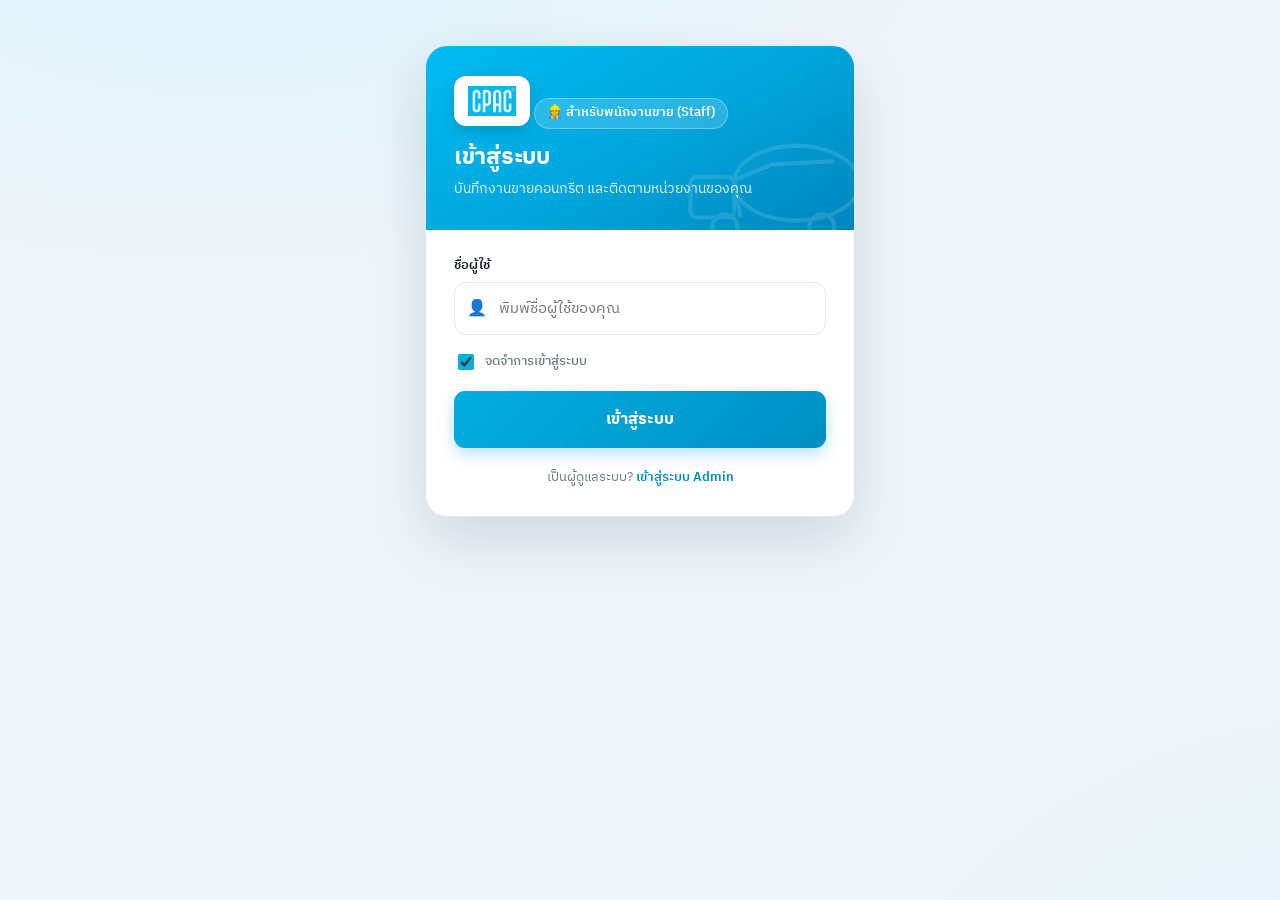
<file: CPAC Site Detail.html>
<!DOCTYPE html>
<html lang="th">
<head>
<meta charset="UTF-8" />
<meta name="viewport" content="width=device-width, initial-scale=1.0" />
<title>รายละเอียดหน่วยงาน — CPAC</title>
<link rel="preconnect" href="https://fonts.googleapis.com" />
<link rel="preconnect" href="https://fonts.gstatic.com" crossorigin />
<link href="https://fonts.googleapis.com/css2?family=IBM+Plex+Sans+Thai:wght@400;500;600;700&display=swap" rel="stylesheet" />
<link rel="stylesheet" href="cpac-base.css" />
<style>
.topbar{ background:#fff; border-bottom:1px solid var(--line); position:sticky; top:0; z-index:20; }
.topbar-in{ max-width:860px; margin:0 auto; display:flex; align-items:center; gap:14px; padding:13px 20px; }
.back{ display:flex; align-items:center; gap:7px; text-decoration:none; color:var(--ink); font-size:14px; font-weight:600; background:var(--bg); border:1px solid var(--line); border-radius:9px; padding:8px 13px; transition:.15s; }
.back:hover{ background:#fff; border-color:var(--cpac-blue-line); color:var(--cpac-blue-dark); }
.tb-title{ font-weight:700; font-size:16px; }
.tb-spacer{ flex:1; }
.act-btn{ font-family:inherit; font-size:13.5px; font-weight:700; border-radius:10px; padding:10px 15px; cursor:pointer; border:none; display:inline-flex; align-items:center; gap:6px; }
.act-edit{ color:#fff; background:linear-gradient(135deg,#00AEE0,#0090C4); box-shadow:0 4px 12px rgba(0,150,210,.25); }
.act-del{ color:var(--loss); background:var(--loss-soft); border:1px solid #F4CFCC; }
.act-del:hover{ background:var(--loss); color:#fff; }

.page{ max-width:860px; margin:0 auto; padding:24px 20px 60px; }

/* hero */
.hero{ background:var(--card); border:1px solid var(--line); border-radius:18px; box-shadow:var(--shadow); padding:24px 26px; }
.hero .toprow{ display:flex; align-items:center; gap:12px; flex-wrap:wrap; }
.hero .badge{ font-size:13px; padding:6px 14px; }
.hero .code{ font-size:13px; color:var(--cpac-blue-dark); font-weight:700; background:var(--cpac-blue-soft); border-radius:20px; padding:6px 13px; }
.hero h1{ margin:14px 0 0; font-size:26px; font-weight:700; letter-spacing:-.4px; line-height:1.25; }
.hero .loc{ margin-top:8px; font-size:14px; color:var(--muted); display:flex; align-items:center; gap:8px; flex-wrap:wrap; }
.hero .keyfacts{ display:grid; grid-template-columns:repeat(4,1fr); gap:14px; margin-top:22px; padding-top:20px; border-top:1px solid var(--line); }
.kf .l{ font-size:12px; color:var(--muted); font-weight:500; }
.kf .v{ font-size:21px; font-weight:700; margin-top:4px; letter-spacing:-.4px; }
.kf .v small{ font-size:12px; font-weight:500; color:var(--muted); }

/* detail sections */
.sec{ background:var(--card); border:1px solid var(--line); border-radius:var(--radius); box-shadow:var(--shadow); margin-top:16px; overflow:hidden; }
.sec-head{ display:flex; align-items:center; gap:10px; padding:15px 20px; border-bottom:1px solid var(--line); }
.sec-head .ic{ width:28px; height:28px; flex:none; background:var(--cpac-blue-soft); color:var(--cpac-blue-dark); border-radius:8px; font-size:14px; display:flex; align-items:center; justify-content:center; }
.sec-head h2{ margin:0; font-size:15px; font-weight:700; }
.kv{ display:grid; grid-template-columns:1fr 1fr; }
.kv .row{ display:flex; justify-content:space-between; align-items:baseline; gap:14px; padding:14px 20px; border-bottom:1px solid var(--line); }
.kv .row .k{ font-size:13.5px; color:var(--muted); }
.kv .row .v{ font-size:14.5px; font-weight:600; text-align:right; }
.kv .row.full{ grid-column:1 / -1; }
.maplink{ color:var(--cpac-blue-dark); text-decoration:none; font-weight:700; }
.maplink:hover{ text-decoration:underline; }
.note-box{ padding:16px 20px; font-size:14px; color:var(--ink); line-height:1.6; white-space:pre-wrap; }
.note-box.empty{ color:var(--faint); }
.note-label{ padding:14px 20px 0; font-size:12.5px; font-weight:700; color:var(--muted); }
.photo-gallery{ display:grid; grid-template-columns:repeat(auto-fill,minmax(120px,1fr)); gap:10px; padding:16px 20px; }
.pg-thumb{ border:1px solid var(--line); border-radius:10px; overflow:hidden; cursor:pointer; padding:0; background:var(--bg); aspect-ratio:4/3; transition:.13s; }
.pg-thumb:hover{ border-color:var(--cpac-blue); transform:translateY(-2px); box-shadow:0 6px 16px rgba(16,38,62,.14); }
.pg-thumb img{ width:100%; height:100%; object-fit:cover; display:block; }

/* month bars (vertical) */
.mbars{ padding:22px 20px 16px; }
.vchart{ display:flex; align-items:flex-end; gap:10px; height:170px; padding:0 2px; }
.vcol{ flex:1; min-width:0; display:flex; flex-direction:column; align-items:center; justify-content:flex-end; height:100%; }
.vcol .vv{ font-size:11px; font-weight:700; color:var(--cpac-blue-dark); margin-bottom:6px; font-variant-numeric:tabular-nums; white-space:nowrap; }
.vcol .vbar{ width:100%; max-width:42px; background:linear-gradient(180deg,#22C0EE,#0090C4); border-radius:7px 7px 0 0; min-height:4px; transition:height .5s cubic-bezier(.2,.8,.2,1); }
.vcol .vm{ font-size:11px; font-weight:600; color:var(--muted); margin-top:8px; text-transform:uppercase; }
.vaxis{ display:flex; align-items:center; gap:8px; margin-top:14px; font-size:11.5px; color:var(--faint); }
.vaxis .ln{ flex:1; height:1px; background:var(--line); }

.notfound{ text-align:center; padding:70px 20px; color:var(--muted); }
.notfound .big{ font-size:46px; }
.notfound a{ color:var(--cpac-blue-dark); font-weight:700; text-decoration:none; }

/* ===== modal ===== */
.modal-bg{ position:fixed; inset:0; z-index:100; background:rgba(16,32,43,.5); display:none; align-items:center; justify-content:center; padding:20px; backdrop-filter:blur(2px); -webkit-backdrop-filter:blur(2px); }
.modal-bg.show{ display:flex; }
.modal{ background:#fff; border-radius:16px; width:100%; max-width:480px; max-height:90vh; overflow:auto; box-shadow:0 20px 60px rgba(16,38,62,.3); }
.modal-head{ display:flex; align-items:center; justify-content:space-between; padding:18px 20px 14px; border-bottom:1px solid var(--line); position:sticky; top:0; background:#fff; }
.modal-head h3{ margin:0; font-size:16px; font-weight:700; }
.modal-head .x{ border:none; background:var(--bg); width:30px; height:30px; border-radius:8px; cursor:pointer; font-size:15px; color:var(--muted); }
.modal-body{ padding:16px 20px 4px; }
.mfield{ margin-bottom:14px; }
.mfield label{ display:block; font-size:12.5px; font-weight:600; color:var(--muted); margin-bottom:5px; }
.mfield input, .mfield select{ width:100%; font-family:inherit; font-size:14px; color:var(--ink); background:#fff; border:1.5px solid var(--line); border-radius:9px; padding:10px 11px; outline:none; transition:.15s; -webkit-appearance:none; appearance:none; }
.mfield input:focus, .mfield select:focus{ border-color:var(--cpac-blue); box-shadow:0 0 0 3px rgba(0,150,210,.12); }
.mrow{ display:grid; grid-template-columns:1fr 1fr; gap:12px; }
.modal-foot{ display:flex; gap:10px; padding:14px 20px 20px; position:sticky; bottom:0; background:#fff; }
.modal-foot button{ flex:1; padding:12px; border-radius:10px; font-family:inherit; font-size:14px; font-weight:700; cursor:pointer; }
.btn-cancel{ background:var(--bg); color:var(--muted); border:1px solid var(--line); }
.btn-save{ background:linear-gradient(135deg,#00AEE0,#0090C4); color:#fff; border:none; }

.toast{ position:fixed; left:50%; bottom:30px; transform:translateX(-50%) translateY(20px); background:var(--ink); color:#fff; padding:12px 22px; border-radius:30px; font-size:14px; font-weight:500; opacity:0; pointer-events:none; transition:all .3s; z-index:120; box-shadow:0 10px 30px rgba(0,0,0,.28); display:flex; align-items:center; gap:8px; }
.toast.show{ opacity:1; transform:translateX(-50%) translateY(0); }
.toast .check{ color:#5BE38C; font-weight:700; }

@media (max-width:680px){
  .hero .keyfacts{ grid-template-columns:repeat(2,1fr); }
  .kv{ grid-template-columns:1fr; }
  .tb-title{ display:none; }
}
</style>
</head>
<body>
<div class="topbar">
  <div class="topbar-in">
    <a href="CPAC My Sites.html" class="back">‹ งานของฉัน</a>
    <div class="tb-title">รายละเอียดหน่วยงาน</div>
    <div class="tb-spacer"></div>
    <button class="act-btn act-del" id="delBtn" style="display:none;">🗑 ลบ</button>
    <button class="act-btn act-edit" id="editBtn" style="display:none;">✎ แก้ไข</button>
  </div>
</div>

<div class="page" id="page"></div>

<!-- edit modal -->
<div class="modal-bg" id="editModal">
  <div class="modal">
    <div class="modal-head"><h3>แก้ไขข้อมูลหน่วยงาน</h3><button type="button" class="x" id="mClose">✕</button></div>
    <div class="modal-body">
      <div class="mfield"><label>ชื่อหน่วยงาน</label><input type="text" id="mSite" /></div>
      <div class="mrow">
        <div class="mfield"><label>สถานะงาน</label>
          <select id="mStatus"><option value="Win">Win</option><option value="Loss">Loss</option><option value="Follow">Follow</option></select>
        </div>
        <div class="mfield"><label>ปริมาณรวม (ลบ.ม.)</label><input type="number" id="mVol" min="0" step="100" /></div>
      </div>
      <div class="mrow">
        <div class="mfield"><label>ระยะจัดส่ง</label><input type="number" id="mDist" min="0" step="0.1" /></div>
        <div class="mfield"><label>คาดว่าจะเริ่มใช้</label>
          <select id="mStart"></select>
        </div>
      </div>
      <div class="mrow">
        <div class="mfield"><label>ส่วนลด CPAC (%)</label><input type="number" id="mDisc" min="0" max="100" step="0.5" /></div>
        <div class="mfield"><label>ส่วนลดคู่แข่ง (%)</label><input type="number" id="mCdisc" min="0" max="100" step="0.5" /></div>
      </div>
      <div class="mfield"><label>คู่แข่ง</label>
        <select id="mComp"><option value="">— ไม่มี —</option><option>INSEE</option><option>น่ำเฮง</option><option>TPI</option><option>M</option><option>Q-Mix</option><option>ORC</option><option>เอกชนรายย่อย</option></select>
      </div>
      <div class="mfield"><label>สาเหตุ / ติดที่ (Loss / Follow)</label><input type="text" id="mReason" placeholder="เช่น ราคา, เครดิต, ระยะทาง" /></div>
      <div class="mfield"><label>ลิงก์แผนที่ (Google Maps)</label><input type="text" id="mMap" placeholder="https://maps.google.com/..." /></div>
      <div class="mfield"><label>รายละเอียดโครงการ</label><textarea id="mProjectDetail" rows="2" placeholder="ประเภทงาน / ขนาดโครงการ..." style="width:100%;font-family:inherit;font-size:14px;color:var(--ink);background:#fff;border:1.5px solid var(--line);border-radius:9px;padding:10px 11px;outline:none;resize:vertical;"></textarea></div>
      <div class="mfield"><label>รายละเอียดเพิ่มเติม</label><textarea id="mDetail" rows="2" placeholder="หมายเหตุ / เงื่อนไข / ข้อตกลง..." style="width:100%;font-family:inherit;font-size:14px;color:var(--ink);background:#fff;border:1.5px solid var(--line);border-radius:9px;padding:10px 11px;outline:none;resize:vertical;"></textarea></div>
    </div>
    <div class="modal-foot">
      <button type="button" class="btn-cancel" id="mCancel">ยกเลิก</button>
      <button type="button" class="btn-save" id="mSave">บันทึก</button>
    </div>
  </div>
</div>

<div class="toast" id="toast"><span class="check">✓</span> <span id="toastMsg">บันทึกแล้ว</span></div>

<script src="cpac-app.js"></script>
<script>
const S = CPAC.requireRole('staff', 'CPAC Staff Login.html');
if(S){
  CPAC.seed();
  (function(){
    const flag = 'cpac_synced_' + location.pathname;
    if(!sessionStorage.getItem(flag)){
      sessionStorage.setItem(flag, '1');
      CPAC.syncFromSheet().then(changed=>{ if(changed) location.reload(); });
    }
  })();
  const params = new URLSearchParams(location.search);
  const id = params.get('id');
  let rec = CPAC.findEntry(id);
  const page = document.getElementById('page');
  const toast = document.getElementById('toast');
  const $ = x => document.getElementById(x);

  function showToast(msg){ $('toastMsg').textContent = msg; toast.classList.add('show'); setTimeout(()=>toast.classList.remove('show'), 1800); }

  /* เติมตัวเลือกเดือน/ปี ในโมดอล */
  (function(){
    const sel = $('mStart');
    sel.innerHTML = '<option value="">—</option>';
    [2026,2027,2028].forEach(y=> CPAC.TH_MONTHS.forEach((m,i)=>{
      const o=document.createElement('option'); o.value=`${y}-${String(i+1).padStart(2,'0')}`; o.textContent=`${m} ${y}`; sel.appendChild(o);
    }));
  })();

  if(!rec || rec.user !== S.username){
    page.innerHTML = `<div class="notfound"><div class="big">🔍</div><h3>ไม่พบหน่วยงานนี้</h3><p>อาจถูกลบไปแล้ว หรือไม่ใช่หน่วยงานของคุณ</p><a href="CPAC My Sites.html">‹ กลับไปงานของฉัน</a></div>`;
  } else {
    $('editBtn').style.display = '';
    $('delBtn').style.display = '';
    renderDetail();
  }

  function renderDetail(){
    const d = rec;
    const extraComp = (d.competitorsExtra||[]).filter(c=>c && c.name);
    const compTxt = d.status==='Win' ? '<span style="color:var(--win)">CPAC ปิดงานได้</span>'
      : d.status==='Loss' ? `<span style="color:var(--loss)">${d.competitor||'คู่แข่ง'}</span>`
      : (d.competitor || '—');
    const mapRow = d.mapUrl
      ? `<a class="maplink" href="${d.mapUrl}" target="_blank" rel="noopener">📍 เปิด Google Maps ›</a>`
      : '<span style="color:var(--faint)">— ไม่ได้แนบ —</span>';
    /* month bars: ถ้ามีข้อมูลรายเดือน vol_XXX ใช้, ไม่งั้นโชว์รวม */
    const monthKeys = ['JAN','FEB','MAR','APR','MAY','JUN','JUL','AUG','SEP','OCT','NOV','DEC'];
    const hasMonthly = monthKeys.some(m=> Number(d['vol_'+m])>0);
    let monthlyHtml = '';
    if(hasMonthly){
      const max = Math.max(...monthKeys.map(m=>Number(d['vol_'+m])||0), 1);
      const months = monthKeys.filter(m=>Number(d['vol_'+m])>0);
      monthlyHtml = `<div class="sec"><div class="sec-head"><span class="ic">▥</span><h2>ปริมาณคอนกรีตรายเดือน</h2></div>
        <div class="mbars"><div class="vchart">${months.map(m=>{
          const v=Number(d['vol_'+m])||0;
          return `<div class="vcol"><span class="vv">${CPAC.fmt(v)}</span><div class="vbar" style="height:${Math.max(v/max*100,3)}%"></div><span class="vm">${m}</span></div>`;
        }).join('')}</div><div class="vaxis"><span>ลบ.ม. / เดือน</span><span class="ln"></span><span>รวม ${CPAC.fmt(d.vol)} ลบ.ม.</span></div></div></div>`;
    }

    page.innerHTML = `
      <div class="hero">
        <div class="toprow">
          <span class="badge ${d.status}"><span class="d"></span>${CPAC.STATUS_TH[d.status]||d.status}</span>
          <span class="code">${d.code||'ไม่มี Site code'}</span>
        </div>
        <h1>${d.site}</h1>
        <div class="loc">📍 ${d.metro} · ${d.cluster} <span style="color:var(--faint)">|</span> โรงงาน ${d.plant}</div>
        <div class="keyfacts">
          <div class="kf"><div class="l">ปริมาณรวม</div><div class="v">${CPAC.fmt(d.vol)} <small>ลบ.ม.</small></div></div>
          <div class="kf"><div class="l">ระยะจัดส่ง</div><div class="v">${(d.dist||0).toFixed(1)}</div></div>
          <div class="kf"><div class="l">ส่วนลด CPAC</div><div class="v">${(d.disc||0).toFixed(1)}<small>%</small></div></div>
          <div class="kf"><div class="l">คาดว่าจะเริ่มใช้</div><div class="v" style="font-size:17px">${CPAC.startTxt(d.start)}</div></div>
        </div>
      </div>

      <div class="sec">
        <div class="sec-head"><span class="ic">▤</span><h2>ข้อมูลพื้นที่ & การแข่งขัน</h2></div>
        <div class="kv">
          <div class="row"><span class="k">Metro</span><span class="v">${d.metro}</span></div>
          <div class="row"><span class="k">Cluster</span><span class="v">${d.cluster}</span></div>
          <div class="row"><span class="k">โรงงานจัดส่ง</span><span class="v">${d.plant}</span></div>
          <div class="row"><span class="k">ระยะจัดส่ง</span><span class="v">${(d.dist||0).toFixed(1)}</span></div>
          <div class="row"><span class="k">ผรม. (ผู้รับเหมา)</span><span class="v">${d.contractor || '—'}</span></div>
          <div class="row"><span class="k">เบอร์ติดต่อลูกค้า</span><span class="v">${d.customerPhone ? `<a href="tel:${d.customerPhone}" style="color:var(--cpac-blue-dark);text-decoration:none;">${d.customerPhone}</a>` : '—'}</span></div>
          <div class="row"><span class="k">ปริมาณทั้งโครงการ</span><span class="v">${d.projectVol ? CPAC.fmt(d.projectVol)+' ลบ.ม.' : '—'}</span></div>
          <div class="row"><span class="k">ผู้ปิดงาน / คู่แข่ง</span><span class="v">${compTxt}</span></div>
          ${extraComp.map(c=>`<div class="row"><span class="k">คู่แข่ง (เพิ่ม)</span><span class="v">${c.name} · ส่วนลด ${(c.disc||0).toFixed(1)}%</span></div>`).join('')}
          <div class="row"><span class="k">${d.status==='Win'?'สถานะ':'สาเหตุ / ติดที่'}</span><span class="v">${d.reason || (d.status==='Win'?'Win':'—')}</span></div>
          <div class="row"><span class="k">ส่วนลด CPAC</span><span class="v">${(d.disc||0).toFixed(1)}%</span></div>
          <div class="row"><span class="k">ส่วนลดคู่แข่ง</span><span class="v">${(d.cdisc||0).toFixed(1)}%</span></div>
        </div>
      </div>

      ${monthlyHtml}

      ${(d.photos&&d.photos.length) ? `<div class="sec">
        <div class="sec-head"><span class="ic">📷</span><h2>รูปภาพหน่วยงาน (${d.photos.length})</h2></div>
        <div class="photo-gallery">${d.photos.map((p,i)=>`<button type="button" class="pg-thumb" data-i="${i}"><img src="${p}" alt="รูปหน่วยงาน ${i+1}" /></button>`).join('')}</div>
      </div>` : ''}

      <div class="sec">
        <div class="sec-head"><span class="ic">▦</span><h2>รายละเอียดโครงการ</h2></div>
        <div class="note-label">รายละเอียดโครงการ</div>
        ${d.projectDetail ? `<div class="note-box">${d.projectDetail}</div>` : '<div class="note-box empty">— ไม่ได้ระบุ —</div>'}
        <div class="note-label">รายละเอียดเพิ่มเติม</div>
        ${d.detail ? `<div class="note-box">${d.detail}</div>` : '<div class="note-box empty">— ไม่มีรายละเอียดเพิ่มเติม —</div>'}
      </div>

      <div class="sec">
        <div class="sec-head"><span class="ic">📍</span><h2>ตำแหน่ง & หมายเหตุ</h2></div>
        <div class="kv">
          <div class="row full"><span class="k">แผนที่หน่วยงาน</span><span class="v">${mapRow}</span></div>
          <div class="row"><span class="k">วันที่ทราบข้อมูล</span><span class="v">${d.knownDate ? new Date(d.knownDate).toLocaleDateString('th-TH',{day:'numeric',month:'short',year:'numeric'}) : '—'}</span></div>
          <div class="row"><span class="k">วันที่บันทึก</span><span class="v">${CPAC.dateTxt(d.ts)}</span></div>
        </div>
      </div>
    `;
  }

  /* ===== แก้ไข ===== */
  const modal = $('editModal');
  function openEdit(){
    const d = rec;
    $('mSite').value = d.site||''; $('mStatus').value=d.status||'Win';
    $('mVol').value=d.vol||0; $('mDist').value=d.dist||0; $('mStart').value=d.start||'';
    $('mDisc').value=d.disc||0; $('mCdisc').value=d.cdisc||0;
    $('mComp').value=d.competitor||''; $('mReason').value=d.reason||''; $('mMap').value=d.mapUrl||'';
    $('mProjectDetail').value=d.projectDetail||''; $('mDetail').value=d.detail||'';
    modal.classList.add('show');
  }
  function closeEdit(){ modal.classList.remove('show'); }
  $('editBtn').addEventListener('click', openEdit);
  /* คลิกรูปในแกลเลอรี — เปิด lightbox */
  page.addEventListener('click', e=>{
    const th = e.target.closest('.pg-thumb');
    if(th && rec && rec.photos){ CPAC.lightbox(rec.photos, Number(th.dataset.i)||0); }
  });
  $('mClose').addEventListener('click', closeEdit);
  $('mCancel').addEventListener('click', closeEdit);
  modal.addEventListener('click', e=>{ if(e.target===modal) closeEdit(); });

  $('mSave').addEventListener('click', ()=>{
    const changes = {
      site: $('mSite').value.trim() || rec.site,
      status: $('mStatus').value,
      vol: Number($('mVol').value)||0,
      dist: Number($('mDist').value)||0,
      start: $('mStart').value,
      disc: Number($('mDisc').value)||0,
      cdisc: Number($('mCdisc').value)||0,
      competitor: $('mComp').value,
      reason: $('mReason').value.trim(),
      mapUrl: $('mMap').value.trim(),
      map: $('mMap').value.trim() ? 1 : 0,
      projectDetail: $('mProjectDetail').value.trim(),
      detail: $('mDetail').value.trim(),
    };
    rec = CPAC.updateEntry(rec.ts, changes);
    closeEdit();
    renderDetail();
    showToast('บันทึกการแก้ไขแล้ว');
  });

  /* ===== ลบ ===== */
  $('delBtn').addEventListener('click', ()=>{
    if(confirm('ต้องการลบหน่วยงาน "'+rec.site+'" ใช่หรือไม่?')){
      CPAC.deleteEntry(rec.ts);
      location.href = 'CPAC My Sites.html';
    }
  });
}
</script>
</body>
</html>
</file>
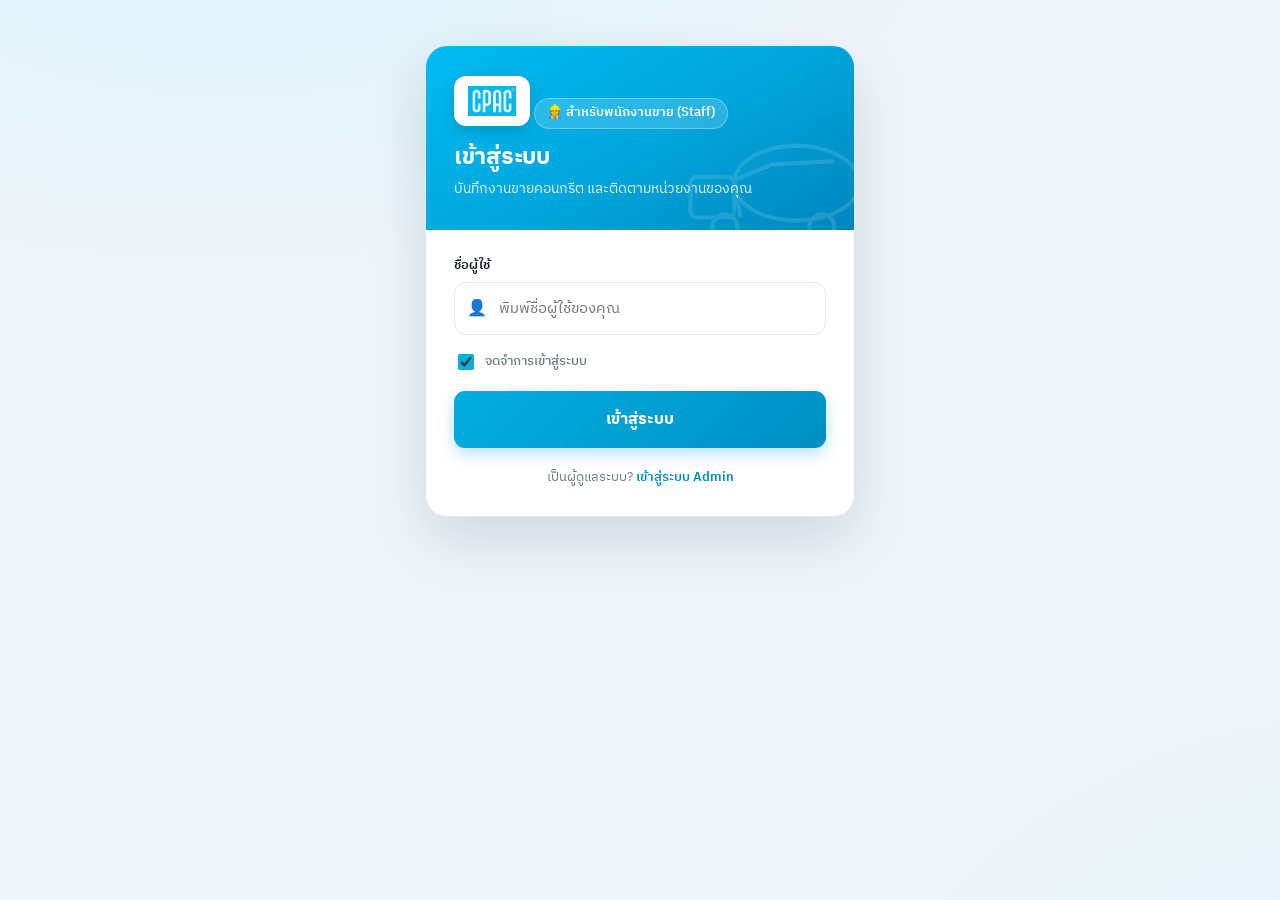
<file: CPAC Staff Login.html>
<!DOCTYPE html>
<html lang="th">
<head>
<meta charset="UTF-8" />
<meta name="viewport" content="width=device-width, initial-scale=1.0, maximum-scale=1.0" />
<title>เข้าสู่ระบบพนักงานขาย — CPAC</title>
<link rel="manifest" href="manifest.json" />
<meta name="theme-color" content="#00AEE0" />
<link rel="apple-touch-icon" href="cpac-logo.png" />
<meta name="apple-mobile-web-app-capable" content="yes" />
<meta name="apple-mobile-web-app-status-bar-style" content="black-translucent" />
<meta name="apple-mobile-web-app-title" content="CPAC" />
<link rel="preconnect" href="https://fonts.googleapis.com" />
<link rel="preconnect" href="https://fonts.gstatic.com" crossorigin />
<link href="https://fonts.googleapis.com/css2?family=IBM+Plex+Sans+Thai:wght@400;500;600;700&display=swap" rel="stylesheet" />
<link rel="stylesheet" href="cpac-base.css" />
<style>
body{ min-height:100vh; display:flex; align-items:flex-start; justify-content:center; padding:5vh 20px 24px;
  background:
    radial-gradient(1200px 600px at 18% -10%, #D9F2FC 0%, rgba(217,242,252,0) 60%),
    radial-gradient(1000px 700px at 110% 120%, #DFF4FB 0%, rgba(223,244,251,0) 55%),
    #EFF5FA;
}
.wrap{ width:100%; max-width:430px; }

/* ---- การ์ดล็อกอิน ---- */
.card{
  background:var(--card); border:1px solid var(--line); border-radius:22px;
  box-shadow:0 24px 60px rgba(16,38,62,.14); overflow:hidden;
}
.head{
  background:linear-gradient(150deg,#00BBF2 0%,#00A6DC 52%,#0086BE 100%); color:#fff;
  padding:30px 28px 30px; position:relative; overflow:hidden;
}
.head::after{
  content:""; position:absolute; right:-24px; bottom:-28px; width:200px; height:130px;
  background:url("data:image/svg+xml;utf8,<svg xmlns='http://www.w3.org/2000/svg' viewBox='0 0 64 40' fill='none' stroke='white' stroke-width='1.3'><ellipse cx='38' cy='17' rx='20' ry='12'/><path d='M20 28 L18 16 L30 11 L50 10'/><rect x='4' y='15' width='14' height='13' rx='2'/><circle cx='15' cy='31' r='4'/><circle cx='46' cy='31' r='4'/></svg>") no-repeat center/contain;
  opacity:.13; pointer-events:none;
}
.logo-badge{
  display:inline-flex; align-items:center; justify-content:center; height:50px; padding:8px 14px;
  background:#fff; border-radius:12px; box-shadow:0 4px 14px rgba(0,0,0,.16); position:relative; z-index:1;
}
.logo-badge img{ height:30px; width:auto; display:block; }
.role-pill{
  display:inline-flex; align-items:center; gap:7px; margin-top:18px; padding:5px 12px;
  background:rgba(255,255,255,.16); border:1px solid rgba(255,255,255,.3); border-radius:30px;
  font-size:12.5px; font-weight:600; position:relative; z-index:1;
}
.head h1{ margin:11px 0 0; font-size:23px; font-weight:700; letter-spacing:-.3px; position:relative; z-index:1; }
.head p{ margin:5px 0 0; font-size:13.5px; opacity:.9; position:relative; z-index:1; }

/* ---- ฟอร์ม ---- */
.body{ padding:26px 28px 28px; }
.field{ margin-bottom:16px; }
.field label{ display:block; font-size:13px; font-weight:600; color:var(--ink); margin-bottom:7px; }
.input{
  position:relative; display:flex; align-items:center;
  border:1.5px solid var(--line); border-radius:12px; background:#fff; transition:.15s;
}
.input:focus-within{ border-color:var(--cpac-blue); box-shadow:0 0 0 3px rgba(0,150,210,.12); }
.input .ic{ width:44px; text-align:center; color:var(--faint); font-size:16px; flex:none; }
.input input{
  flex:1; min-width:0; border:none; outline:none; background:transparent; font-family:inherit;
  font-size:15px; color:var(--ink); padding:13px 14px 13px 0;
}
.input .toggle{
  border:none; background:none; cursor:pointer; color:var(--muted); font-size:13px; font-weight:600;
  padding:0 14px; flex:none; font-family:inherit;
}
.err{
  display:none; align-items:center; gap:7px; background:var(--loss-soft); color:var(--loss);
  border:1px solid #F6CFCB; border-radius:10px; padding:10px 13px; font-size:13px; font-weight:600; margin-bottom:16px;
}
.err.show{ display:flex; }
.btn-login{ width:100%; padding:15px; font-size:16px; }
.row-between{ display:flex; align-items:center; justify-content:space-between; margin-bottom:18px; }
.remember{ display:flex; align-items:center; gap:8px; font-size:13px; color:var(--muted); font-weight:500; cursor:pointer; }
.remember input{ width:16px; height:16px; accent-color:var(--cpac-blue); }
.forgot{ font-size:13px; color:var(--cpac-blue-dark); font-weight:600; text-decoration:none; }

/* ---- demo hint ---- */
.demo{
  margin-top:18px; background:var(--cpac-blue-soft); border:1px dashed var(--cpac-blue-line);
  border-radius:12px; padding:12px 14px; font-size:12.5px; color:var(--cpac-blue-dark);
}
.demo b{ font-weight:700; }
.demo .accts{ display:flex; flex-wrap:wrap; gap:8px; margin-top:8px; }
.demo .acct{
  background:#fff; border:1px solid var(--cpac-blue-line); border-radius:9px; padding:6px 11px;
  font-size:12px; font-weight:600; color:var(--ink); cursor:pointer; transition:.15s;
}
.demo .acct:hover{ background:var(--cpac-blue); color:#fff; border-color:var(--cpac-blue); }
.demo .acct .u{ font-weight:700; }
.demo .acct .p{ opacity:.7; font-weight:500; }

.foot-link{ text-align:center; margin-top:20px; font-size:13px; color:var(--muted); }
.foot-link a{ color:var(--cpac-blue-dark); font-weight:600; text-decoration:none; }
</style>
</head>
<body>
<div class="wrap">
  <div class="card">
    <div class="head">
      <div class="logo-badge"><img src="cpac-logo.png" alt="CPAC" /></div>
      <div class="role-pill">👷 สำหรับพนักงานขาย (Staff)</div>
      <h1>เข้าสู่ระบบ</h1>
      <p>บันทึกงานขายคอนกรีต และติดตามหน่วยงานของคุณ</p>
    </div>

    <div class="body">
      <div class="err" id="err"><span>⚠</span> <span id="errMsg">ชื่อผู้ใช้หรือรหัสผ่านไม่ถูกต้อง</span></div>

      <form id="loginForm" autocomplete="off">
        <div class="field">
          <label>ชื่อผู้ใช้</label>
          <div class="input">
            <span class="ic">👤</span>
            <input type="text" id="username" placeholder="พิมพ์ชื่อผู้ใช้ของคุณ" autocapitalize="none" required />
          </div>
        </div>
        <div class="row-between">
          <label class="remember"><input type="checkbox" id="remember" checked /> จดจำการเข้าสู่ระบบ</label>
        </div>
        <button type="submit" class="btn btn-primary btn-login">เข้าสู่ระบบ</button>
      </form>

      <div class="foot-link">เป็นผู้ดูแลระบบ? <a href="CPAC Admin Login.html">เข้าสู่ระบบ Admin</a></div>
    </div>
  </div>
</div>

<script src="cpac-app.js"></script>
<script>
/* ถ้าล็อกอินเป็น staff อยู่แล้ว -> เข้าพอร์ทัลเลย */
(function(){
  const s = CPAC.session();
  if(s && s.role === 'staff'){ location.replace('CPAC Staff Portal.html'); }
})();

const err = document.getElementById('err');
const errMsg = document.getElementById('errMsg');

/* (ลบปุ่มบัญชีทดสอบออกแล้ว) */

document.getElementById('loginForm').addEventListener('submit', e=>{
  e.preventDefault();
  const u = document.getElementById('username').value;
  const sess = CPAC.loginByUsername(u);
  if(!sess){ err.classList.add('show'); return; }
  if(sess.role !== 'staff'){
    errMsg.textContent = 'บัญชีนี้เป็นผู้ดูแลระบบ — กรุณาเข้าทางหน้า Admin';
    err.classList.add('show');
    CPAC.logout();
    return;
  }
  err.classList.remove('show');
  location.href = 'CPAC Staff Portal.html';
});
</script>
</body>
</html>
</file>
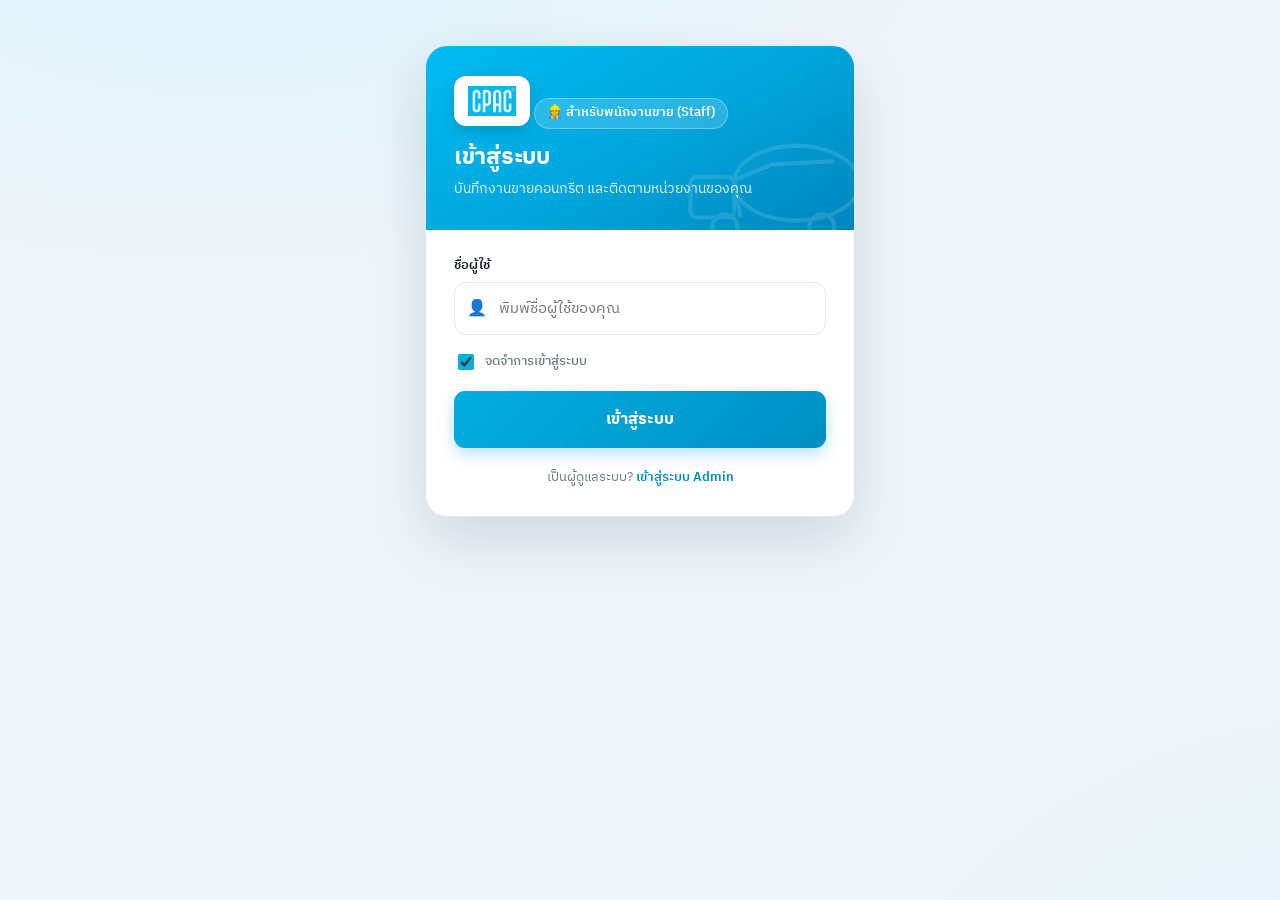
<file: CPAC Staff Portal.html>
<!DOCTYPE html>
<html lang="th">
<head>
<meta charset="UTF-8" />
<meta name="viewport" content="width=device-width, initial-scale=1.0" />
<title>หน้าหลักพนักงานขาย — CPAC</title>
<link rel="preconnect" href="https://fonts.googleapis.com" />
<link rel="preconnect" href="https://fonts.gstatic.com" crossorigin />
<link href="https://fonts.googleapis.com/css2?family=IBM+Plex+Sans+Thai:wght@400;500;600;700&display=swap" rel="stylesheet" />
<link rel="stylesheet" href="cpac-base.css" />
<style>
/* ---------- Top bar ---------- */
.topbar{
  background:#fff; border-bottom:1px solid var(--line); position:sticky; top:0; z-index:20;
}
.topbar-in{ max-width:980px; margin:0 auto; display:flex; align-items:center; gap:14px; padding:13px 20px; }
.tb-logo{ height:38px; padding:5px 11px; background:#fff; border:1px solid var(--line); border-radius:10px; display:flex; align-items:center; }
.tb-back{ display:flex; align-items:center; justify-content:center; width:38px; height:38px; flex:none; font-size:22px; font-weight:700; color:var(--cpac-blue-dark); text-decoration:none; background:var(--bg); border:1px solid var(--line); border-radius:10px; transition:.15s; }
.tb-back:hover{ background:#fff; border-color:var(--cpac-blue-line); }
.tb-logo img{ height:22px; }
.tb-title{ font-weight:700; font-size:15px; }
.tb-title .sub{ font-size:11.5px; color:var(--muted); font-weight:500; }
.tb-spacer{ flex:1; }
.tb-user{ display:flex; align-items:center; gap:10px; min-width:0; }
.tb-user .avatar{ width:36px; height:36px; font-size:13px; flex:none; }
.tb-user .who{ min-width:0; }
.tb-user .nm{ font-size:13.5px; font-weight:600; line-height:1.2; white-space:nowrap; overflow:hidden; text-overflow:ellipsis; max-width:130px; }
.tb-user .rl{ font-size:11.5px; color:var(--muted); white-space:nowrap; overflow:hidden; text-overflow:ellipsis; max-width:130px; }
.logout{ flex:none; white-space:nowrap; font-family:inherit; font-size:12.5px; font-weight:600; color:var(--muted); background:var(--bg); border:1px solid var(--line); border-radius:9px; padding:8px 12px; cursor:pointer; transition:.15s; }
.logout .lo-full{ display:inline; }
.logout .lo-ic{ display:none; }
.logout:hover{ background:#fff; border-color:var(--loss); color:var(--loss); }

.page{ max-width:980px; margin:0 auto; padding:24px 20px 56px; }

/* ---------- greeting ---------- */
.hello{ display:flex; align-items:flex-end; justify-content:space-between; gap:14px; flex-wrap:wrap; margin-bottom:18px; }
.hello h1{ margin:0; font-size:24px; font-weight:700; letter-spacing:-.3px; }
.hello p{ margin:5px 0 0; font-size:14px; color:var(--muted); }
.hello .date{ font-size:13px; color:var(--muted); background:#fff; border:1px solid var(--line); border-radius:10px; padding:9px 14px; font-weight:500; }

/* ---------- mini dashboard ---------- */
.stat-row{ display:grid; grid-template-columns:repeat(5,1fr); gap:14px; }
.stat{
  background:var(--card); border:1px solid var(--line); border-radius:var(--radius); box-shadow:var(--shadow);
  padding:16px 16px 15px;
}
.stat .top{ display:flex; align-items:center; justify-content:space-between; }
.stat .lab{ font-size:12.5px; color:var(--muted); font-weight:500; }
.stat .ic{ width:32px; height:32px; border-radius:9px; display:flex; align-items:center; justify-content:center; font-size:16px; }
.stat .v{ font-size:27px; font-weight:700; margin-top:10px; letter-spacing:-.5px; }
.stat .v small{ font-size:13px; font-weight:500; color:var(--muted); }
.stat .sub{ font-size:11.5px; color:var(--muted); margin-top:3px; }

/* ---------- win rate panel ---------- */
.winrate{
  background:var(--card); border:1px solid var(--line); border-radius:var(--radius); box-shadow:var(--shadow);
  padding:18px 20px; margin-top:14px; display:flex; align-items:center; gap:24px;
}
.winrate .donut{ width:104px; height:104px; flex:none; position:relative; }
.winrate .donut .center{ position:absolute; inset:0; display:flex; flex-direction:column; align-items:center; justify-content:center; }
.winrate .donut .center .big{ font-size:22px; font-weight:700; line-height:1; }
.winrate .donut .center .cap{ font-size:10.5px; color:var(--muted); margin-top:2px; }
.winrate .legend{ flex:1; display:flex; flex-direction:column; gap:11px; min-width:0; }
.winrate .lg{ display:flex; align-items:center; gap:10px; }
.winrate .lg .sw{ width:11px; height:11px; border-radius:3px; flex:none; }
.winrate .lg .nm{ font-size:13.5px; font-weight:500; flex:1; }
.winrate .lg .pc{ font-size:13.5px; font-weight:700; }
.winrate .lg .ct{ font-size:12px; color:var(--muted); min-width:54px; text-align:right; }

/* ---------- monthly stacked chart ---------- */
.monthly{ background:var(--card); border:1px solid var(--line); border-radius:var(--radius); box-shadow:var(--shadow); padding:18px 20px 20px; margin-top:14px; }
.m-head{ display:flex; align-items:flex-start; justify-content:space-between; gap:14px; flex-wrap:wrap; }
.m-head h3{ margin:0; font-size:15px; font-weight:700; }
.m-head .m-sub{ font-size:12px; color:var(--muted); margin-top:3px; }
.m-legend{ display:flex; gap:14px; font-size:12px; color:var(--muted); }
.m-legend i{ display:inline-block; width:9px; height:9px; border-radius:2px; margin-right:5px; vertical-align:middle; }
/* ---------- Win Rate รายเดือน (แท่งแนวนอน) ---------- */
.hbars{ display:flex; flex-direction:column; gap:10px; margin-top:16px; }
.hbar-row{ display:flex; align-items:center; gap:11px; }
.hbar-row .hm{ width:34px; flex:none; font-size:11.5px; font-weight:700; color:var(--muted); text-transform:uppercase; letter-spacing:.3px; }
.hbar-row .htrack{ flex:1; height:18px; background:var(--bg); border-radius:9px; overflow:hidden; }
.hbar-row .hfill{ height:100%; border-radius:9px; background:linear-gradient(90deg,var(--win),#23C589); box-shadow:0 1px 3px rgba(19,166,107,.28); }
.hbar-row .hval{ width:50px; flex:none; text-align:right; font-size:12px; font-weight:700; color:var(--ink); font-variant-numeric:tabular-nums; }
.hbar-row.zero .hval{ color:var(--faint); font-weight:500; }
.m-chart-wrap{ margin-top:16px; }
.m-chart{ width:100%; height:220px; display:block; }
.m-empty{ width:100%; text-align:center; color:var(--faint); font-size:13px; padding:60px 0; }
.m-col:hover .mv{ opacity:1; }
.m-empty{ width:100%; text-align:center; color:var(--faint); font-size:13px; align-self:center; }

/* ---------- section title ---------- */
.sec-title{ font-size:13px; font-weight:700; color:var(--muted); letter-spacing:.4px; text-transform:uppercase; margin:28px 4px 13px; }

/* ---------- action cards ---------- */
.actions{ display:grid; grid-template-columns:repeat(3,1fr); gap:14px; margin-bottom:28px; }
.action{
  display:flex; flex-direction:column; gap:0; text-decoration:none; color:var(--ink);
  background:var(--card); border:1px solid var(--line); border-radius:var(--radius); box-shadow:var(--shadow);
  padding:20px 18px; transition:transform .13s, box-shadow .16s, border-color .16s;
}
.action:hover{ transform:translateY(-3px); box-shadow:0 14px 34px rgba(16,38,62,.12); border-color:var(--cpac-blue-line); }
.action .ic{ width:50px; height:50px; border-radius:13px; display:flex; align-items:center; justify-content:center; font-size:24px; margin-bottom:14px; }
.action.a1 .ic{ background:linear-gradient(135deg,#00BBF2,#0090C4); color:#fff; }
.action.a2 .ic{ background:var(--cpac-blue-soft); color:var(--cpac-blue-dark); }
.action.a3 .ic{ background:#EAF1F8; color:#13476E; }
.action .t{ font-size:16px; font-weight:700; }
.action .s{ font-size:12.5px; color:var(--muted); margin-top:4px; line-height:1.45; }
.action .go{ margin-top:14px; font-size:13px; font-weight:700; color:var(--cpac-blue-dark); }

/* ---------- recent ---------- */
.recent-card{ background:var(--card); border:1px solid var(--line); border-radius:var(--radius); box-shadow:var(--shadow); overflow:hidden; }
.recent-head{ display:flex; align-items:center; justify-content:space-between; padding:15px 18px; border-bottom:1px solid var(--line); }
.recent-head h3{ margin:0; font-size:15px; font-weight:700; }
.recent-head a{ font-size:13px; font-weight:600; color:var(--cpac-blue-dark); text-decoration:none; }
.r-item{ display:flex; align-items:center; gap:13px; padding:13px 18px; border-bottom:1px solid var(--line); text-decoration:none; color:var(--ink); transition:.13s; }
.r-item:last-child{ border-bottom:none; }
.r-item:hover{ background:var(--cpac-blue-soft); }
.r-item .info{ flex:1; min-width:0; }
.r-item .nm{ font-size:14px; font-weight:600; white-space:nowrap; overflow:hidden; text-overflow:ellipsis; }
.r-item .meta{ font-size:12px; color:var(--muted); margin-top:2px; }
.r-item .vol{ font-size:13px; font-weight:600; text-align:right; white-space:nowrap; }
.r-item .vol small{ font-size:11px; color:var(--muted); font-weight:500; }
.r-item .arrow{ color:var(--faint); font-size:18px; flex:none; }
.empty{ padding:34px 18px; text-align:center; color:var(--muted); font-size:14px; }
.empty a{ color:var(--cpac-blue-dark); font-weight:700; text-decoration:none; }

@media (max-width:760px){
  .stat-row{ grid-template-columns:repeat(2,1fr); }
  .actions{ grid-template-columns:1fr; }
  .tb-title{ display:none; }
  .topbar-in{ gap:9px; padding:11px 14px; }
  .tb-user{ gap:8px; }
  .tb-user .nm{ max-width:88px; }
  .tb-user .rl{ max-width:88px; }
  .logout{ padding:9px 11px; font-size:0; }
  .logout .lo-full{ display:none; }
  .logout .lo-ic{ display:inline; font-size:16px; line-height:1; }
}
</style>
</head>
<body>
<!-- ===== Top bar ===== -->
<div class="topbar">
  <div class="topbar-in">
    <a href="CPAC Home.html" class="tb-back" title="ย้อนกลับ">‹</a>
    <div class="tb-logo"><img src="cpac-logo.png" alt="CPAC" /></div>
    <div class="tb-title">CPAC <span class="sub">· พนักงานขาย</span></div>
    <div class="tb-spacer"></div>
    <div class="tb-user">
      <div class="avatar" id="avatar">--</div>
      <div class="who">
        <div class="nm" id="userName">—</div>
        <div class="rl" id="userTeam">—</div>
      </div>
      <button class="logout" id="logout"><span class="lo-full">⮌ ออกจากระบบ</span><span class="lo-ic">⮌</span></button>
    </div>
  </div>
</div>

<div class="page">
  <!-- greeting -->
  <div class="hello">
    <div>
      <h1 id="greet">สวัสดี 👋</h1>
      <p>ภาพรวมงานขายของคุณ และเมนูสำหรับบันทึกข้อมูล</p>
    </div>
    <div class="date" id="today">—</div>
  </div>

  <!-- quick actions -->
  <div class="sec-title">บันทึก & จัดการงาน</div>
  <div class="actions">
    <a href="CPAC Sales Form.html" class="action a1">
      <span class="ic">📱</span>
      <span class="t">บันทึกข้อมูล (มือถือ)</span>
      <span class="s">กรอกผ่านมือถือ ถ่ายรูป แนบ GPS</span>
      <span class="go">เริ่มกรอก ›</span>
    </a>
    <a href="CPAC Desktop Form.html" class="action a2">
      <span class="ic">💻</span>
      <span class="t">บันทึกข้อมูล (คอม)</span>
      <span class="s">กรอกผ่านโน้ตบุ๊ก/PC จอกว้าง กรอกเร็ว</span>
      <span class="go">เริ่มกรอก ›</span>
    </a>
    <a href="CPAC My Sites.html" class="action a3">
      <span class="ic">👤</span>
      <span class="t">งานของฉัน</span>
      <span class="s">ดู ค้นหา และแก้ไขหน่วยงานที่บันทึกไว้</span>
      <span class="go">เปิดรายการ ›</span>
    </a>
  </div>

  <!-- mini dashboard -->
  <div class="stat-row">
    <div class="stat">
      <div class="top"><span class="lab">หน่วยงานของฉัน</span><span class="ic" style="background:var(--cpac-blue-soft);color:var(--cpac-blue-dark);">▤</span></div>
      <div class="v" id="sTotal">0</div>
      <div class="sub">ทั้งหมดที่บันทึก</div>
    </div>
    <div class="stat">
      <div class="top"><span class="lab">Win</span><span class="ic" style="background:var(--win-soft);color:var(--win);">◎</span></div>
      <div class="v" id="sWin" style="color:var(--win);">0</div>
      <div class="sub" id="sWinRate">Win rate 0%</div>
    </div>
    <div class="stat">
      <div class="top"><span class="lab">Follow</span><span class="ic" style="background:var(--follow-soft);color:var(--follow);">◔</span></div>
      <div class="v" id="sFollow" style="color:var(--follow);">0</div>
      <div class="sub">ต้องเร่งปิดงาน</div>
    </div>
    <div class="stat">
      <div class="top"><span class="lab">Loss</span><span class="ic" style="background:var(--loss-soft);color:var(--loss);">○</span></div>
      <div class="v" id="sLoss" style="color:var(--loss);">0</div>
      <div class="sub">งาน Loss</div>
    </div>
    <div class="stat">
      <div class="top"><span class="lab">ปริมาณรวม</span><span class="ic" style="background:var(--cpac-blue-soft);color:var(--cpac-blue);">▥</span></div>
      <div class="v"><span id="sVol">0</span> <small>ลบ.ม.</small></div>
      <div class="sub">คอนกรีตทั้งหมด</div>
    </div>
  </div>

  <!-- win rate donut -->
  <div class="winrate">
    <div class="donut">
      <svg viewBox="0 0 36 36" width="104" height="104">
        <circle cx="18" cy="18" r="15.9155" fill="none" stroke="var(--line)" stroke-width="3.8"></circle>
        <circle id="dWin" cx="18" cy="18" r="15.9155" fill="none" stroke="var(--win)" stroke-width="3.8" stroke-dasharray="0 100" stroke-dashoffset="25" stroke-linecap="round"></circle>
        <circle id="dFollow" cx="18" cy="18" r="15.9155" fill="none" stroke="var(--follow)" stroke-width="3.8" stroke-dasharray="0 100" stroke-dashoffset="25" stroke-linecap="round"></circle>
        <circle id="dLoss" cx="18" cy="18" r="15.9155" fill="none" stroke="var(--loss)" stroke-width="3.8" stroke-dasharray="0 100" stroke-dashoffset="25" stroke-linecap="round"></circle>
      </svg>
      <div class="center"><div class="big" id="dCenter">0%</div><div class="cap">Win rate</div></div>
    </div>
    <div class="legend" id="legend"></div>
  </div>

  <!-- monthly stacked bar (Win/Loss/Follow) -->
  <div class="monthly">
    <div class="m-head">
      <div>
        <h3>ปริมาณงานรายเดือน</h3>
        <div class="m-sub">ปริมาณทั้งโครงการ (ลบ.ม.) · Win=วันที่คาดว่าจะเท · Loss/Follow=วันที่ทราบข้อมูล</div>
      </div>
      <div class="m-legend">
        <span><i style="background:var(--win)"></i>Win</span>
        <span><i style="background:var(--follow)"></i>Follow</span>
        <span><i style="background:var(--loss)"></i>Loss</span>
      </div>
    </div>
    <div class="m-chart-wrap">
      <svg class="m-chart" id="mChart" preserveAspectRatio="none"></svg>
    </div>
  </div>

  <!-- Win Rate รายเดือน (แท่งแนวนอน) -->
  <div class="monthly">
    <div class="m-head">
      <div>
        <h3>Win Rate รายเดือน</h3>
        <div class="m-sub">Win ÷ (Win+Loss) · อัตราชนะจากงานที่ปิดแล้วในแต่ละเดือน</div>
      </div>
      <div class="m-legend">
        <span><i style="background:var(--win)"></i>Win</span>
      </div>
    </div>
    <div class="hbars" id="winRateChart"></div>
  </div>

  <!-- recent -->
  <div class="sec-title">บันทึกล่าสุด</div>
  <div class="recent-card">
    <div class="recent-head">
      <h3>หน่วยงานล่าสุด</h3>
      <a href="CPAC My Sites.html">ดูทั้งหมด ›</a>
    </div>
    <div id="recent"></div>
  </div>
</div>

<script src="cpac-app.js"></script>
<script>
const S = CPAC.requireRole('staff', 'CPAC Staff Login.html');
if(S){
  CPAC.seed();
  /* ดึงข้อมูลล่าสุดจาก Google Sheet มาผสาน (ให้เห็นงานที่กรอกจากเครื่อง/มือถืออื่นด้วย) */
  (function(){
    const flag = 'cpac_synced_' + location.pathname;
    if(!sessionStorage.getItem(flag)){
      sessionStorage.setItem(flag, '1');
      CPAC.syncFromSheet().then(changed=>{ if(changed) location.reload(); });
    }
  })();

  /* user info */
  document.getElementById('avatar').textContent = CPAC.initials(S.name);
  document.getElementById('userName').textContent = S.name;
  document.getElementById('userTeam').textContent = S.team + ' · พนักงานขาย';
  document.getElementById('greet').textContent = 'สวัสดี, ' + S.name.split(' ')[0] + ' 👋';
  const now = new Date();
  document.getElementById('today').textContent = '📅 ' + now.getDate() + ' ' + CPAC.TH_MONTHS[now.getMonth()] + ' ' + (now.getFullYear()+543);

  document.getElementById('logout').addEventListener('click', ()=>{
    CPAC.logout(); location.replace('CPAC Staff Login.html');
  });

  /* my entries */
  const mine = CPAC.myEntries(S.username);
  const total = mine.length;
  const win = mine.filter(d=>d.status==='Win').length;
  const loss = mine.filter(d=>d.status==='Loss').length;
  const follow = mine.filter(d=>d.status==='Follow').length;
  const vol = mine.reduce((s,d)=>s+(d.projectVol||0),0);
  /* สัดส่วนสถานะ — คิดจากปริมาณคอนกรีตทั้งโครงการ */
  const winV = mine.filter(d=>d.status==='Win').reduce((s,d)=>s+(d.projectVol||0),0);
  const lossV = mine.filter(d=>d.status==='Loss').reduce((s,d)=>s+(d.projectVol||0),0);
  const followV = mine.filter(d=>d.status==='Follow').reduce((s,d)=>s+(d.projectVol||0),0);
  const wr = (winV+lossV) ? Math.round(winV/(winV+lossV)*100) : 0;   /* Win ÷ (Win+Loss) ตามปริมาณ */

  document.getElementById('sTotal').textContent = total;
  document.getElementById('sWin').textContent = win;
  document.getElementById('sWinRate').textContent = 'Win rate ' + wr + '%';
  document.getElementById('sFollow').textContent = follow;
  document.getElementById('sLoss').textContent = loss;
  document.getElementById('sVol').textContent = CPAC.fmt(vol);

  /* donut — Win vs Loss ตามปริมาณคอนกรีต (ตัด Follow ออก) */
  const t = (winV+lossV) || 1;
  const pw = winV/t*100, pl = lossV/t*100;
  function setArc(id,pct,off){ const el=document.getElementById(id); el.setAttribute('stroke-dasharray', pct+' '+(100-pct)); el.setAttribute('stroke-dashoffset', off); }
  setTimeout(()=>{ setArc('dWin',pw,25); setArc('dFollow',0,25-pw); setArc('dLoss',pl,25-pw); }, 100);
  document.getElementById('dCenter').textContent = wr + '%';
  document.getElementById('legend').innerHTML = [
    ['Win', winV, pw, win, 'var(--win)'],
    ['Loss', lossV, pl, loss, 'var(--loss)'],
  ].map(([nm,v,pc,ct,c])=>`
    <div class="lg"><span class="sw" style="background:${c}"></span>
      <span class="nm">${nm}</span><span class="pc">${Math.round(pc)}%</span><span class="ct">${CPAC.fmt(v)} ลบ.ม. · ${ct} Site</span></div>`).join('');

  /* ===== กราฟแท่งซ้อนปริมาณรายเดือน (Win/Loss/Follow) — วาดด้วย SVG ===== */
  (function(){
    const svg = document.getElementById('mChart');
    const NS = 'http://www.w3.org/2000/svg';
    /* รวมปริมาณทั้งโครงการ แยกตามสถานะ
       👉 Win = วันที่คาดว่าจะเท · Loss/Follow = วันที่ทราบข้อมูล */
    const byMonth = CPAC.MONTH_KEYS.map(()=>({ Win:0, Follow:0, Loss:0 }));
    let any = false;
    mine.forEach(d=>{
      const mi = (d.status==='Win') ? CPAC.monthStart(d) : CPAC.monthKnown(d);
      const v = Number(d.projectVol)||0;
      if(mi>=0 && v>0 && byMonth[mi][d.status]!==undefined){ byMonth[mi][d.status]+=v; any=true; }
    });
    if(!any){
      svg.parentElement.innerHTML = '<div class="m-empty">ยังไม่มีข้อมูลปริมาณ<br/>กรอกปริมาณคอนกรีตทั้งโครงการในฟอร์มเพื่อแสดงกราฟ</div>';
      return;
    }
    const totals = byMonth.map(s=> s.Win+s.Follow+s.Loss);
    const maxM = Math.max(...totals, 1);
    const W=720, H=220, PADB=26, TOP=14;
    const plotH = H - PADB - TOP;
    const colW = W/12, barW = Math.min(30, colW*0.62);
    svg.setAttribute('viewBox', `0 0 ${W} ${H}`);
    const segColor = { Win:'var(--win)', Follow:'var(--follow)', Loss:'var(--loss)' };
    let html = '';
    CPAC.MONTH_KEYS.forEach((m,i)=>{
      const s = byMonth[i];
      const cx = i*colW + colW/2;
      const x = cx - barW/2;
      let yCursor = TOP + plotH;   /* ฐานล่าง */
      const order = [['Win',s.Win],['Follow',s.Follow],['Loss',s.Loss]];   /* Win ล่างสุด */
      const drawn = order.filter(o=>o[1]>0);
      drawn.forEach(([k,v],j)=>{
        const h = v/maxM*plotH;
        yCursor -= h;
        const rx = (j===drawn.length-1) ? 4 : 0;   /* แท่งบนสุดมนหัว */
        html += `<rect x="${x.toFixed(1)}" y="${yCursor.toFixed(1)}" width="${barW.toFixed(1)}" height="${h.toFixed(1)}" rx="${rx}" fill="${segColor[k]}"><title>${CPAC.TH_MONTHS[i]} — ${k}: ${CPAC.fmt(Math.round(v))} ลบ.ม.</title></rect>`;
      });
      /* ยอดรวมบนแท่ง */
      if(totals[i]>0){
        html += `<text x="${cx.toFixed(1)}" y="${(yCursor-6).toFixed(1)}" text-anchor="middle" font-size="11" font-weight="700" fill="#0090C4">${CPAC.fmt(totals[i])}</text>`;
      }
      /* ป้ายเดือน */
      html += `<text x="${cx.toFixed(1)}" y="${H-8}" text-anchor="middle" font-size="12" fill="#6A7A89">${CPAC.TH_MONTHS[i]}</text>`;
    });
    svg.innerHTML = html;
  })();

  /* ===== Win Rate รายเดือน (แท่งแนวนอน) = Win ÷ (Win+Loss) ของเดือนนั้น ===== */
  (function(){
    const el = document.getElementById('winRateChart');
    if(!el) return;
    const winM = CPAC.MONTH_KEYS.map(()=>0);
    const lossM = CPAC.MONTH_KEYS.map(()=>0);
    mine.forEach(d=>{
      const v = Number(d.projectVol)||0; if(v<=0) return;
      if(d.status==='Win'){ const mi=CPAC.monthStart(d); if(mi>=0) winM[mi]+=v; }
      if(d.status==='Loss'){ const mi=CPAC.monthKnown(d); if(mi>=0) lossM[mi]+=v; }
    });
    el.innerHTML = CPAC.MONTH_KEYS.map((m,i)=>{
      const den = winM[i]+lossM[i];
      const r = den>0 ? winM[i]/den*100 : null;
      const has = r!==null;
      const w = has ? Math.max(3, r) : 0;
      return `<div class="hbar-row${has?'':' zero'}">`
        + `<span class="hm">${CPAC.TH_MONTHS[i]}</span>`
        + `<div class="htrack">${has?`<div class="hfill" style="width:${w}%"></div>`:''}</div>`
        + `<span class="hval">${has?r.toFixed(0)+'%':'–'}</span></div>`;
    }).join('');
  })();

  /* recent 4 */
  const recent = document.getElementById('recent');
  if(mine.length){
    recent.innerHTML = mine.slice(0,4).map(d=>`
      <a class="r-item" href="CPAC Site Detail.html?id=${d.ts}">
        <span class="badge ${d.status}"><span class="d"></span>${CPAC.STATUS_TH[d.status]||d.status}</span>
        <div class="info">
          <div class="nm">${d.site}</div>
          <div class="meta">${d.metro} · ${d.cluster} · ${CPAC.dateTxt(d.ts)}</div>
        </div>
        <div class="vol">${CPAC.fmt(d.vol)} <small>ลบ.ม.</small></div>
        <span class="arrow">›</span>
      </a>`).join('');
  } else {
    recent.innerHTML = '<div class="empty">ยังไม่มีหน่วยงานที่บันทึก<br/><a href="CPAC Sales Form.html">+ เริ่มบันทึกหน่วยงานแรก</a></div>';
  }
}
</script>
</body>
</html>
</file>
<file: cpac-base.css>
/* ============================================================
   CPAC — สไตล์กลาง (ใช้ร่วมหน้า Staff/Login)
   ============================================================ */
:root{
  --cpac-blue:#00AEE0; --cpac-blue-bright:#00BBF2; --cpac-blue-dark:#0090C4;
  --cpac-blue-soft:#E4F6FD; --cpac-blue-line:#BCE7F8;
  --navy:#0A2A4A;
  --ink:#16202B; --muted:#6A7A89; --faint:#9AA8B6;
  --line:#E3E9F0; --bg:#F4F7FB; --card:#FFFFFF;
  --win:#15924C; --loss:#D2342B; --follow:#D9870B;
  --win-soft:#ECF8F0; --loss-soft:#FDECEB; --follow-soft:#FEF4E5;
  --radius:14px;
  --shadow:0 1px 2px rgba(16,38,62,.05),0 8px 24px rgba(16,38,62,.06);
}
*{ box-sizing:border-box; -webkit-tap-highlight-color:transparent; }
html,body{ margin:0; padding:0; }
body{
  font-family:"IBM Plex Sans Thai",system-ui,-apple-system,sans-serif;
  background:var(--bg); color:var(--ink); font-size:15px; line-height:1.5;
  -webkit-font-smoothing:antialiased;
}
a{ color:inherit; }

/* ---------- badge สถานะ ---------- */
.badge{
  display:inline-flex; align-items:center; gap:5px; padding:4px 11px; border-radius:20px;
  font-size:12px; font-weight:600; white-space:nowrap;
}
.badge .d{ width:7px; height:7px; border-radius:50%; }
.badge.Win{ background:var(--win-soft); color:var(--win); }
.badge.Win .d{ background:var(--win); }
.badge.Loss{ background:var(--loss-soft); color:var(--loss); }
.badge.Loss .d{ background:var(--loss); }
.badge.Follow{ background:var(--follow-soft); color:var(--follow); }
.badge.Follow .d{ background:var(--follow); }

/* ---------- avatar ---------- */
.avatar{
  display:flex; align-items:center; justify-content:center; flex:none;
  border-radius:50%; background:var(--cpac-blue); color:#fff; font-weight:700;
}

/* ---------- ปุ่มหลัก ---------- */
.btn{
  font-family:inherit; font-weight:700; cursor:pointer; border:none; border-radius:11px;
  display:inline-flex; align-items:center; justify-content:center; gap:8px; transition:.15s;
}
.btn-primary{ background:linear-gradient(135deg,#00AEE0,#0090C4); color:#fff; box-shadow:0 6px 16px rgba(0,150,210,.28); }
.btn-primary:hover{ filter:brightness(.96); }
.btn-primary:active{ transform:scale(.98); }
.btn-ghost{ background:var(--cpac-blue-soft); color:var(--cpac-blue-dark); }
.btn-ghost:hover{ background:#D6EFFA; }
.btn-line{ background:#fff; color:var(--muted); border:1px solid var(--line); }
.btn-line:hover{ background:var(--bg); }
</file>
